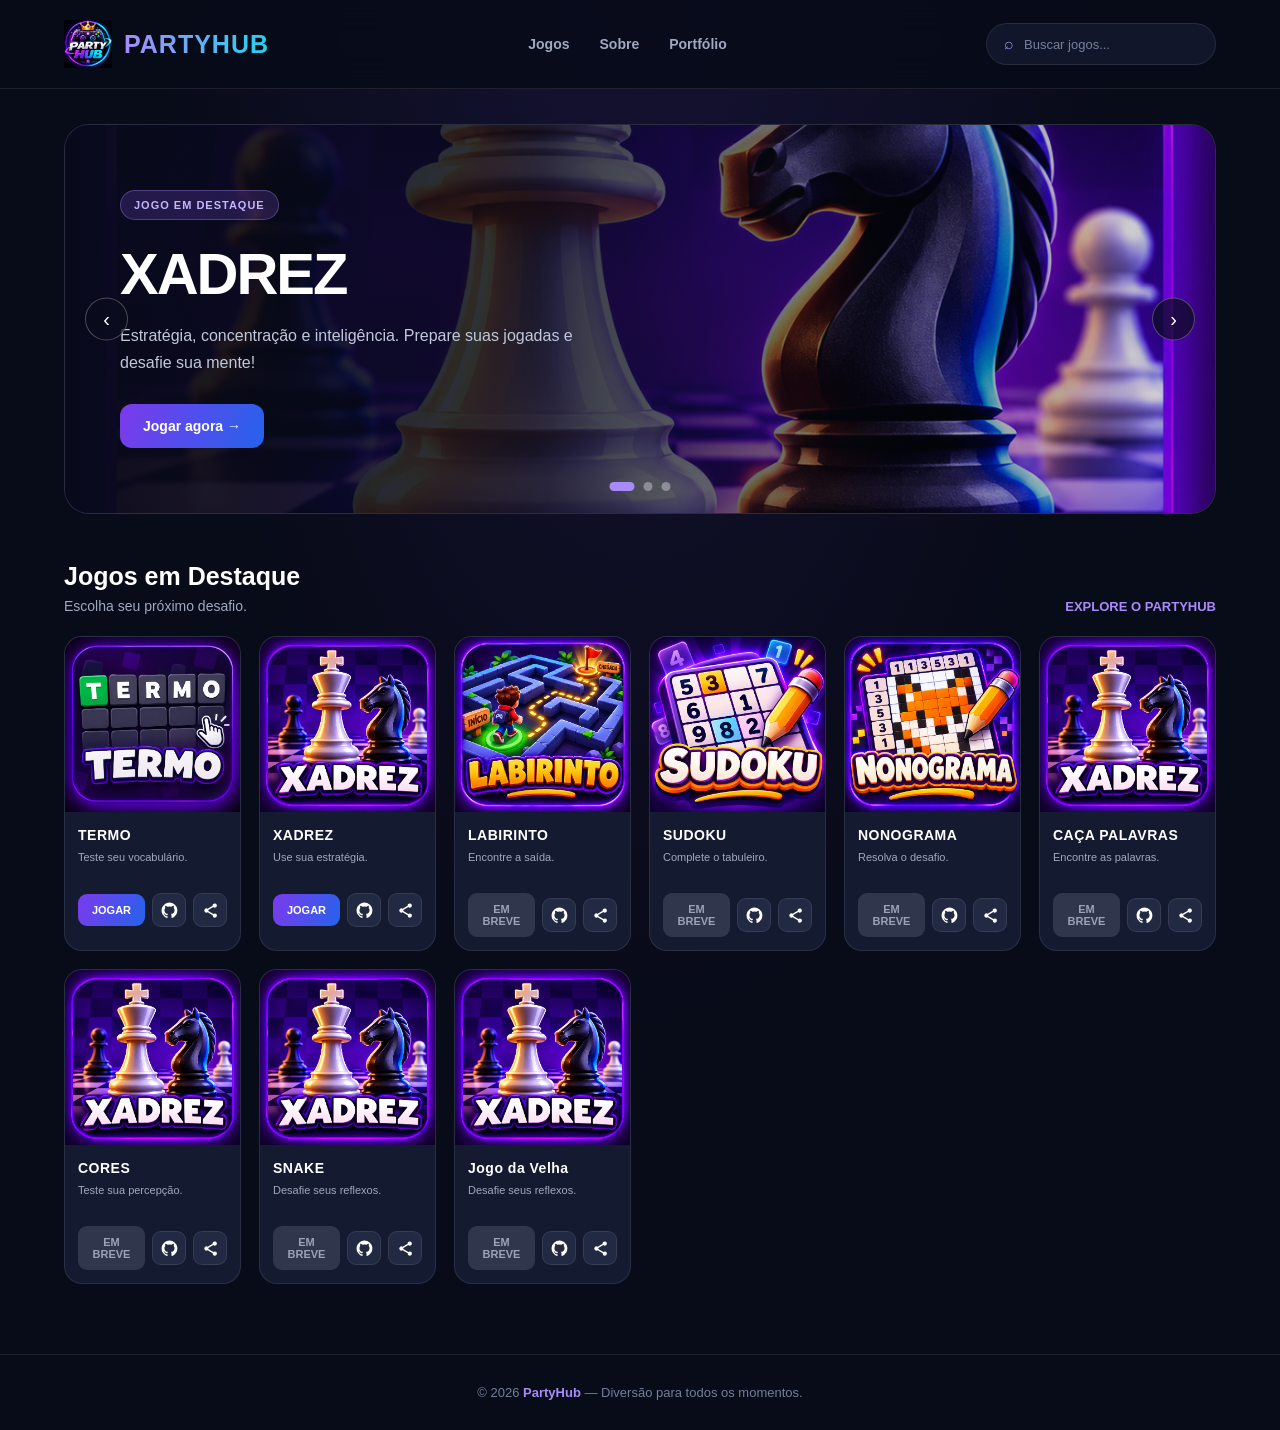
<file: hub/index.html>
<!DOCTYPE html>
<html lang="pt-BR">

<head>
    <meta charset="UTF-8">
    <meta name="viewport" content="width=device-width, initial-scale=1.0">
    <link rel="stylesheet" href="assets/css/style.css">
    <title>PartyHub | Central de Jogos</title>
        
</head>

<!-- CABEÇALHO -->
<div id="header"></div>

<body>
    <!-- ========================================
        CONTEÚDO PRINCIPAL
    ========================================= -->

    <main class="container">

        <!-- CARROSSEL -->

        <section class="hero" id="carrossel">

            <div class="hero-slide active"
                 style="background-image: url('assets/img/xadrez.png');">

                <div class="hero-content">
                    <span class="hero-tag">JOGO EM DESTAQUE</span>

                    <h1>XADREZ</h1>

                    <p>
                        Estratégia, concentração e inteligência.
                        Prepare suas jogadas e desafie sua mente!
                    </p>

                    <a href="jogos/projeto/xadrez.html"
                       class="hero-button">
                        Jogar agora →
                    </a>
                </div>

            </div>


            <div class="hero-slide"
                 style="background-image: url('assets/img/termo.png');">

                <div class="hero-content">
                    <span class="hero-tag">DESAFIO DE PALAVRAS</span>

                    <h1>TERMO</h1>

                    <p>
                        Descubra a palavra secreta em até seis tentativas.
                        Será que você consegue?
                    </p>

                    <a href="games/termo/index.html"
                       class="hero-button">
                        Jogar agora →
                    </a>
                </div>

            </div>


            <div class="hero-slide"
                 style="background-image: url('assets/img/labirinto.png');">

                <div class="hero-content">
                    <span class="hero-tag">DESAFIO DE LÓGICA</span>

                    <h1>LABIRINTO</h1>

                    <p>
                        Encontre a saída, supere os obstáculos
                        e teste sua capacidade de raciocínio.
                    </p>

                    <a href="#jogos" class="hero-button">
                        Explorar jogos →
                    </a>
                </div>

            </div>


            <button class="hero-arrow hero-prev"
                    id="anterior-slide"
                    aria-label="Slide anterior">
                ‹
            </button>

            <button class="hero-arrow hero-next"
                    id="proximo-slide"
                    aria-label="Próximo slide">
                ›
            </button>

            <div class="hero-indicators" id="indicadores"></div>

        </section>


        <!-- JOGOS -->

        <section id="jogos">

            <div class="section-heading">

                <div>
                    <h2>Jogos em Destaque</h2>
                    <p>Escolha seu próximo desafio.</p>
                </div>

                <span class="see-all">EXPLORE O PARTYHUB</span>

            </div>


            <div class="games-grid" id="grade-jogos">


                <!-- TERMO -->

                <article class="game-card" data-nome="termo">

                    <div class="game-image">
                        <img src="assets/img/termo.png" alt="Jogo TERMO">
                    </div>

                    <div class="game-info">
                        <h3>TERMO</h3>
                        <p>Teste seu vocabulário.</p>

                        <div class="game-actions">

                            <a href="games/termo/index.html"
                               class="play-button">
                                JOGAR
                            </a>

                            <a href="https://github.com/Jheex/PartyHub/tree/main/games/termo"
                               target="_blank"
                               rel="noopener noreferrer"
                               class="icon-button"
                               title="Ver código no GitHub"
                               aria-label="Ver código do TERMO no GitHub">
                                <svg viewBox="0 0 24 24">
                                    <path d="M12 .8a11.2 11.2 0 0 0-3.54 21.83c.56.1.76-.24.76-.54v-2.1c-3.1.67-3.76-1.32-3.76-1.32-.51-1.29-1.24-1.63-1.24-1.63-1.01-.69.08-.68.08-.68 1.12.08 1.71 1.15 1.71 1.15.99 1.7 2.59 1.21 3.22.92.1-.72.39-1.21.7-1.49-2.47-.28-5.07-1.24-5.07-5.51 0-1.22.44-2.22 1.15-3-.12-.28-.5-1.42.11-2.96 0 0 .94-.3 3.08 1.15a10.7 10.7 0 0 1 5.6 0c2.14-1.45 3.08-1.15 3.08-1.15.61 1.54.23 2.68.11 2.96.72.78 1.15 1.78 1.15 3 0 4.28-2.6 5.23-5.08 5.5.4.35.75 1.02.75 2.06v3.05c0 .3.2.65.77.54A11.2 11.2 0 0 0 12 .8z"/>
                                </svg>
                            </a>

                            <button class="icon-button share-button"
                                    title="Compartilhar TERMO"
                                    aria-label="Compartilhar TERMO"
                                    aria-expanded="false">
                                <svg viewBox="0 0 24 24">
                                    <path d="M18 16.08c-.76 0-1.44.3-1.96.77l-7.12-4.14a3.1 3.1 0 0 0 0-1.42l7.05-4.1a3 3 0 1 0-.94-1.74L8 9.55a3 3 0 1 0 0 4.9l7.12 4.16a3 3 0 1 0 2.88-2.53z"/>
                                </svg>
                            </button>

                        </div>

                        <div class="share-menu">
                            <a href="#" data-share="whatsapp">WhatsApp</a>
                            <a href="#" data-share="facebook">Facebook</a>
                            <a href="#" data-share="x">X / Twitter</a>
                            <button type="button" data-share="copy">Copiar link</button>
                        </div>

                    </div>

                </article>


                <!-- XADREZ -->

                <article class="game-card" data-nome="xadrez">

                    <div class="game-image">
                        <img src="assets/img/xadrez.png" alt="Jogo Xadrez">
                    </div>

                    <div class="game-info">
                        <h3>XADREZ</h3>
                        <p>Use sua estratégia.</p>

                        <div class="game-actions">

                            <a href="jogos/projeto/xadrez.html"
                               class="play-button">
                                JOGAR
                            </a>

                            <a href="https://github.com/SEU-USUARIO/SEU-REPOSITORIO"
                               target="_blank"
                               rel="noopener noreferrer"
                               class="icon-button"
                               title="Ver código no GitHub"
                               aria-label="Ver código do Xadrez no GitHub">
                                <svg viewBox="0 0 24 24">
                                    <path d="M12 .8a11.2 11.2 0 0 0-3.54 21.83c.56.1.76-.24.76-.54v-2.1c-3.1.67-3.76-1.32-3.76-1.32-.51-1.29-1.24-1.63-1.24-1.63-1.01-.69.08-.68.08-.68 1.12.08 1.71 1.15 1.71 1.15.99 1.7 2.59 1.21 3.22.92.1-.72.39-1.21.7-1.49-2.47-.28-5.07-1.24-5.07-5.51 0-1.22.44-2.22 1.15-3-.12-.28-.5-1.42.11-2.96 0 0 .94-.3 3.08 1.15a10.7 10.7 0 0 1 5.6 0c2.14-1.45 3.08-1.15 3.08-1.15.61 1.54.23 2.68.11 2.96.72.78 1.15 1.78 1.15 3 0 4.28-2.6 5.23-5.08 5.5.4.35.75 1.02.75 2.06v3.05c0 .3.2.65.77.54A11.2 11.2 0 0 0 12 .8z"/>
                                </svg>
                            </a>

                            <button class="icon-button share-button"
                                    title="Compartilhar Xadrez"
                                    aria-label="Compartilhar Xadrez"
                                    aria-expanded="false">
                                <svg viewBox="0 0 24 24">
                                    <path d="M18 16.08c-.76 0-1.44.3-1.96.77l-7.12-4.14a3.1 3.1 0 0 0 0-1.42l7.05-4.1a3 3 0 1 0-.94-1.74L8 9.55a3 3 0 1 0 0 4.9l7.12 4.16a3 3 0 1 0 2.88-2.53z"/>
                                </svg>
                            </button>

                        </div>

                        <div class="share-menu">
                            <a href="#" data-share="whatsapp">WhatsApp</a>
                            <a href="#" data-share="facebook">Facebook</a>
                            <a href="#" data-share="x">X / Twitter</a>
                            <button type="button" data-share="copy">Copiar link</button>
                        </div>

                    </div>

                </article>


                <!-- LABIRINTO -->

                <article class="game-card" data-nome="labirinto">

                    <div class="game-image">
                        <img src="assets/img/labirinto.png" alt="Jogo Labirinto">
                    </div>

                    <div class="game-info">
                        <h3>LABIRINTO</h3>
                        <p>Encontre a saída.</p>

                        <div class="game-actions">

                            <button class="play-button disabled" disabled>
                                EM BREVE
                            </button>

                            <a href="https://github.com/SEU-USUARIO/SEU-REPOSITORIO"
                               target="_blank"
                               rel="noopener noreferrer"
                               class="icon-button"
                               title="Ver código no GitHub"
                               aria-label="Ver código do Labirinto no GitHub">
                                <svg viewBox="0 0 24 24">
                                    <path d="M12 .8a11.2 11.2 0 0 0-3.54 21.83c.56.1.76-.24.76-.54v-2.1c-3.1.67-3.76-1.32-3.76-1.32-.51-1.29-1.24-1.63-1.24-1.63-1.01-.69.08-.68.08-.68 1.12.08 1.71 1.15 1.71 1.15.99 1.7 2.59 1.21 3.22.92.1-.72.39-1.21.7-1.49-2.47-.28-5.07-1.24-5.07-5.51 0-1.22.44-2.22 1.15-3-.12-.28-.5-1.42.11-2.96 0 0 .94-.3 3.08 1.15a10.7 10.7 0 0 1 5.6 0c2.14-1.45 3.08-1.15 3.08-1.15.61 1.54.23 2.68.11 2.96.72.78 1.15 1.78 1.15 3 0 4.28-2.6 5.23-5.08 5.5.4.35.75 1.02.75 2.06v3.05c0 .3.2.65.77.54A11.2 11.2 0 0 0 12 .8z"/>
                                </svg>
                            </a>

                            <button class="icon-button share-button"
                                    title="Compartilhar Labirinto"
                                    aria-label="Compartilhar Labirinto"
                                    aria-expanded="false">
                                <svg viewBox="0 0 24 24">
                                    <path d="M18 16.08c-.76 0-1.44.3-1.96.77l-7.12-4.14a3.1 3.1 0 0 0 0-1.42l7.05-4.1a3 3 0 1 0-.94-1.74L8 9.55a3 3 0 1 0 0 4.9l7.12 4.16a3 3 0 1 0 2.88-2.53z"/>
                                </svg>
                            </button>

                        </div>

                        <div class="share-menu">
                            <a href="#" data-share="whatsapp">WhatsApp</a>
                            <a href="#" data-share="facebook">Facebook</a>
                            <a href="#" data-share="x">X / Twitter</a>
                            <button type="button" data-share="copy">Copiar link</button>
                        </div>

                    </div>

                </article>


                <!-- SUDOKU -->

                <article class="game-card" data-nome="sudoku">

                    <div class="game-image">
                        <img src="assets/img/sudoku.png" alt="Jogo Sudoku">
                    </div>

                    <div class="game-info">
                        <h3>SUDOKU</h3>
                        <p>Complete o tabuleiro.</p>

                        <div class="game-actions">

                            <button class="play-button disabled" disabled>
                                EM BREVE
                            </button>

                            <a href="https://github.com/SEU-USUARIO/SEU-REPOSITORIO"
                               target="_blank"
                               rel="noopener noreferrer"
                               class="icon-button"
                               title="Ver código no GitHub"
                               aria-label="Ver código do Sudoku no GitHub">
                                <svg viewBox="0 0 24 24">
                                    <path d="M12 .8a11.2 11.2 0 0 0-3.54 21.83c.56.1.76-.24.76-.54v-2.1c-3.1.67-3.76-1.32-3.76-1.32-.51-1.29-1.24-1.63-1.24-1.63-1.01-.69.08-.68.08-.68 1.12.08 1.71 1.15 1.71 1.15.99 1.7 2.59 1.21 3.22.92.1-.72.39-1.21.7-1.49-2.47-.28-5.07-1.24-5.07-5.51 0-1.22.44-2.22 1.15-3-.12-.28-.5-1.42.11-2.96 0 0 .94-.3 3.08 1.15a10.7 10.7 0 0 1 5.6 0c2.14-1.45 3.08-1.15 3.08-1.15.61 1.54.23 2.68.11 2.96.72.78 1.15 1.78 1.15 3 0 4.28-2.6 5.23-5.08 5.5.4.35.75 1.02.75 2.06v3.05c0 .3.2.65.77.54A11.2 11.2 0 0 0 12 .8z"/>
                                </svg>
                            </a>

                            <button class="icon-button share-button"
                                    title="Compartilhar Sudoku"
                                    aria-label="Compartilhar Sudoku"
                                    aria-expanded="false">
                                <svg viewBox="0 0 24 24">
                                    <path d="M18 16.08c-.76 0-1.44.3-1.96.77l-7.12-4.14a3.1 3.1 0 0 0 0-1.42l7.05-4.1a3 3 0 1 0-.94-1.74L8 9.55a3 3 0 1 0 0 4.9l7.12 4.16a3 3 0 1 0 2.88-2.53z"/>
                                </svg>
                            </button>

                        </div>

                        <div class="share-menu">
                            <a href="#" data-share="whatsapp">WhatsApp</a>
                            <a href="#" data-share="facebook">Facebook</a>
                            <a href="#" data-share="x">X / Twitter</a>
                            <button type="button" data-share="copy">Copiar link</button>
                        </div>

                    </div>

                </article>


                <!-- NONOGRAMA -->

                <article class="game-card" data-nome="nonograma">

                    <div class="game-image">
                        <img src="assets/img/nonograma.png" alt="Jogo Nonograma">
                    </div>

                    <div class="game-info">
                        <h3>NONOGRAMA</h3>
                        <p>Resolva o desafio.</p>

                        <div class="game-actions">

                            <button class="play-button disabled" disabled>
                                EM BREVE
                            </button>

                            <a href="https://github.com/SEU-USUARIO/SEU-REPOSITORIO"
                               target="_blank"
                               rel="noopener noreferrer"
                               class="icon-button"
                               title="Ver código no GitHub"
                               aria-label="Ver código do Nonograma no GitHub">
                                <svg viewBox="0 0 24 24">
                                    <path d="M12 .8a11.2 11.2 0 0 0-3.54 21.83c.56.1.76-.24.76-.54v-2.1c-3.1.67-3.76-1.32-3.76-1.32-.51-1.29-1.24-1.63-1.24-1.63-1.01-.69.08-.68.08-.68 1.12.08 1.71 1.15 1.71 1.15.99 1.7 2.59 1.21 3.22.92.1-.72.39-1.21.7-1.49-2.47-.28-5.07-1.24-5.07-5.51 0-1.22.44-2.22 1.15-3-.12-.28-.5-1.42.11-2.96 0 0 .94-.3 3.08 1.15a10.7 10.7 0 0 1 5.6 0c2.14-1.45 3.08-1.15 3.08-1.15.61 1.54.23 2.68.11 2.96.72.78 1.15 1.78 1.15 3 0 4.28-2.6 5.23-5.08 5.5.4.35.75 1.02.75 2.06v3.05c0 .3.2.65.77.54A11.2 11.2 0 0 0 12 .8z"/>
                                </svg>
                            </a>

                            <button class="icon-button share-button"
                                    title="Compartilhar Nonograma"
                                    aria-label="Compartilhar Nonograma"
                                    aria-expanded="false">
                                <svg viewBox="0 0 24 24">
                                    <path d="M18 16.08c-.76 0-1.44.3-1.96.77l-7.12-4.14a3.1 3.1 0 0 0 0-1.42l7.05-4.1a3 3 0 1 0-.94-1.74L8 9.55a3 3 0 1 0 0 4.9l7.12 4.16a3 3 0 1 0 2.88-2.53z"/>
                                </svg>
                            </button>

                        </div>

                        <div class="share-menu">
                            <a href="#" data-share="whatsapp">WhatsApp</a>
                            <a href="#" data-share="facebook">Facebook</a>
                            <a href="#" data-share="x">X / Twitter</a>
                            <button type="button" data-share="copy">Copiar link</button>
                        </div>

                    </div>

                </article>


                <!-- CAÇA PALAVRAS -->

                <article class="game-card" data-nome="caça palavras">

                    <div class="game-image">
                        <img src="assets/img/cacapalavras.png" alt="Jogo Caça Palavras">
                    </div>

                    <div class="game-info">
                        <h3>CAÇA PALAVRAS</h3>
                        <p>Encontre as palavras.</p>

                        <div class="game-actions">

                            <button class="play-button disabled" disabled>
                                EM BREVE
                            </button>

                            <a href="https://github.com/SEU-USUARIO/SEU-REPOSITORIO"
                               target="_blank"
                               rel="noopener noreferrer"
                               class="icon-button"
                               title="Ver código no GitHub"
                               aria-label="Ver código do Caça Palavras no GitHub">
                                <svg viewBox="0 0 24 24">
                                    <path d="M12 .8a11.2 11.2 0 0 0-3.54 21.83c.56.1.76-.24.76-.54v-2.1c-3.1.67-3.76-1.32-3.76-1.32-.51-1.29-1.24-1.63-1.24-1.63-1.01-.69.08-.68.08-.68 1.12.08 1.71 1.15 1.71 1.15.99 1.7 2.59 1.21 3.22.92.1-.72.39-1.21.7-1.49-2.47-.28-5.07-1.24-5.07-5.51 0-1.22.44-2.22 1.15-3-.12-.28-.5-1.42.11-2.96 0 0 .94-.3 3.08 1.15a10.7 10.7 0 0 1 5.6 0c2.14-1.45 3.08-1.15 3.08-1.15.61 1.54.23 2.68.11 2.96.72.78 1.15 1.78 1.15 3 0 4.28-2.6 5.23-5.08 5.5.4.35.75 1.02.75 2.06v3.05c0 .3.2.65.77.54A11.2 11.2 0 0 0 12 .8z"/>
                                </svg>
                            </a>

                            <button class="icon-button share-button"
                                    title="Compartilhar Caça Palavras"
                                    aria-label="Compartilhar Caça Palavras"
                                    aria-expanded="false">
                                <svg viewBox="0 0 24 24">
                                    <path d="M18 16.08c-.76 0-1.44.3-1.96.77l-7.12-4.14a3.1 3.1 0 0 0 0-1.42l7.05-4.1a3 3 0 1 0-.94-1.74L8 9.55a3 3 0 1 0 0 4.9l7.12 4.16a3 3 0 1 0 2.88-2.53z"/>
                                </svg>
                            </button>

                        </div>

                        <div class="share-menu">
                            <a href="#" data-share="whatsapp">WhatsApp</a>
                            <a href="#" data-share="facebook">Facebook</a>
                            <a href="#" data-share="x">X / Twitter</a>
                            <button type="button" data-share="copy">Copiar link</button>
                        </div>

                    </div>

                </article>


                <!-- CORES -->

                <article class="game-card" data-nome="cores">

                    <div class="game-image">
                        <img src="assets/img/cores.png" alt="Jogo Cores">
                    </div>

                    <div class="game-info">
                        <h3>CORES</h3>
                        <p>Teste sua percepção.</p>

                        <div class="game-actions">

                            <button class="play-button disabled" disabled>
                                EM BREVE
                            </button>

                            <a href="https://github.com/SEU-USUARIO/SEU-REPOSITORIO"
                               target="_blank"
                               rel="noopener noreferrer"
                               class="icon-button"
                               title="Ver código no GitHub"
                               aria-label="Ver código de Cores no GitHub">
                                <svg viewBox="0 0 24 24">
                                    <path d="M12 .8a11.2 11.2 0 0 0-3.54 21.83c.56.1.76-.24.76-.54v-2.1c-3.1.67-3.76-1.32-3.76-1.32-.51-1.29-1.24-1.63-1.24-1.63-1.01-.69.08-.68.08-.68 1.12.08 1.71 1.15 1.71 1.15.99 1.7 2.59 1.21 3.22.92.1-.72.39-1.21.7-1.49-2.47-.28-5.07-1.24-5.07-5.51 0-1.22.44-2.22 1.15-3-.12-.28-.5-1.42.11-2.96 0 0 .94-.3 3.08 1.15a10.7 10.7 0 0 1 5.6 0c2.14-1.45 3.08-1.15 3.08-1.15.61 1.54.23 2.68.11 2.96.72.78 1.15 1.78 1.15 3 0 4.28-2.6 5.23-5.08 5.5.4.35.75 1.02.75 2.06v3.05c0 .3.2.65.77.54A11.2 11.2 0 0 0 12 .8z"/>
                                </svg>
                            </a>

                            <button class="icon-button share-button"
                                    title="Compartilhar Cores"
                                    aria-label="Compartilhar Cores"
                                    aria-expanded="false">
                                <svg viewBox="0 0 24 24">
                                    <path d="M18 16.08c-.76 0-1.44.3-1.96.77l-7.12-4.14a3.1 3.1 0 0 0 0-1.42l7.05-4.1a3 3 0 1 0-.94-1.74L8 9.55a3 3 0 1 0 0 4.9l7.12 4.16a3 3 0 1 0 2.88-2.53z"/>
                                </svg>
                            </button>

                        </div>

                        <div class="share-menu">
                            <a href="#" data-share="whatsapp">WhatsApp</a>
                            <a href="#" data-share="facebook">Facebook</a>
                            <a href="#" data-share="x">X / Twitter</a>
                            <button type="button" data-share="copy">Copiar link</button>
                        </div>

                    </div>

                </article>


                <!-- SNAKE -->

                <article class="game-card" data-nome="snake">

                    <div class="game-image">
                        <img src="assets/img/snake.png" alt="Jogo Snake">
                    </div>

                    <div class="game-info">
                        <h3>SNAKE</h3>
                        <p>Desafie seus reflexos.</p>

                        <div class="game-actions">

                            <button class="play-button disabled" disabled>
                                EM BREVE
                            </button>

                            <a href="https://github.com/SEU-USUARIO/SEU-REPOSITORIO"
                               target="_blank"
                               rel="noopener noreferrer"
                               class="icon-button"
                               title="Ver código no GitHub"
                               aria-label="Ver código do Snake no GitHub">
                                <svg viewBox="0 0 24 24">
                                    <path d="M12 .8a11.2 11.2 0 0 0-3.54 21.83c.56.1.76-.24.76-.54v-2.1c-3.1.67-3.76-1.32-3.76-1.32-.51-1.29-1.24-1.63-1.24-1.63-1.01-.69.08-.68.08-.68 1.12.08 1.71 1.15 1.71 1.15.99 1.7 2.59 1.21 3.22.92.1-.72.39-1.21.7-1.49-2.47-.28-5.07-1.24-5.07-5.51 0-1.22.44-2.22 1.15-3-.12-.28-.5-1.42.11-2.96 0 0 .94-.3 3.08 1.15a10.7 10.7 0 0 1 5.6 0c2.14-1.45 3.08-1.15 3.08-1.15.61 1.54.23 2.68.11 2.96.72.78 1.15 1.78 1.15 3 0 4.28-2.6 5.23-5.08 5.5.4.35.75 1.02.75 2.06v3.05c0 .3.2.65.77.54A11.2 11.2 0 0 0 12 .8z"/>
                                </svg>
                            </a>

                            <button class="icon-button share-button"
                                    title="Compartilhar Snake"
                                    aria-label="Compartilhar Snake"
                                    aria-expanded="false">
                                <svg viewBox="0 0 24 24">
                                    <path d="M18 16.08c-.76 0-1.44.3-1.96.77l-7.12-4.14a3.1 3.1 0 0 0 0-1.42l7.05-4.1a3 3 0 1 0-.94-1.74L8 9.55a3 3 0 1 0 0 4.9l7.12 4.16a3 3 0 1 0 2.88-2.53z"/>
                                </svg>
                            </button>

                        </div>

                        <div class="share-menu">
                            <a href="#" data-share="whatsapp">WhatsApp</a>
                            <a href="#" data-share="facebook">Facebook</a>
                            <a href="#" data-share="x">X / Twitter</a>
                            <button type="button" data-share="copy">Copiar link</button>
                        </div>
                    </div>
                </article>
                
                <!-- JOGO DA VELHA -->

                <article class="game-card" data-nome="snake">

                    <div class="game-image">
                        <img src="assets/img/jogodavelha.png" alt="Jogo da Velha">
                    </div>

                    <div class="game-info">
                        <h3>Jogo da Velha</h3>
                        <p>Desafie seus reflexos.</p>

                        <div class="game-actions">

                            <button class="play-button disabled" disabled>
                                EM BREVE
                            </button>

                            <a href="https://github.com/SEU-USUARIO/SEU-REPOSITORIO"
                               target="_blank"
                               rel="noopener noreferrer"
                               class="icon-button"
                               title="Ver código no GitHub"
                               aria-label="Ver código do jogo da velha no GitHub">
                                <svg viewBox="0 0 24 24">
                                    <path d="M12 .8a11.2 11.2 0 0 0-3.54 21.83c.56.1.76-.24.76-.54v-2.1c-3.1.67-3.76-1.32-3.76-1.32-.51-1.29-1.24-1.63-1.24-1.63-1.01-.69.08-.68.08-.68 1.12.08 1.71 1.15 1.71 1.15.99 1.7 2.59 1.21 3.22.92.1-.72.39-1.21.7-1.49-2.47-.28-5.07-1.24-5.07-5.51 0-1.22.44-2.22 1.15-3-.12-.28-.5-1.42.11-2.96 0 0 .94-.3 3.08 1.15a10.7 10.7 0 0 1 5.6 0c2.14-1.45 3.08-1.15 3.08-1.15.61 1.54.23 2.68.11 2.96.72.78 1.15 1.78 1.15 3 0 4.28-2.6 5.23-5.08 5.5.4.35.75 1.02.75 2.06v3.05c0 .3.2.65.77.54A11.2 11.2 0 0 0 12 .8z"/>
                                </svg>
                            </a>

                            <button class="icon-button share-button"
                                    title="Compartilhar Snake"
                                    aria-label="Compartilhar Snake"
                                    aria-expanded="false">
                                <svg viewBox="0 0 24 24">
                                    <path d="M18 16.08c-.76 0-1.44.3-1.96.77l-7.12-4.14a3.1 3.1 0 0 0 0-1.42l7.05-4.1a3 3 0 1 0-.94-1.74L8 9.55a3 3 0 1 0 0 4.9l7.12 4.16a3 3 0 1 0 2.88-2.53z"/>
                                </svg>
                            </button>

                        </div>

                        <div class="share-menu">
                            <a href="#" data-share="whatsapp">WhatsApp</a>
                            <a href="#" data-share="facebook">Facebook</a>
                            <a href="#" data-share="x">X / Twitter</a>
                            <button type="button" data-share="copy">Copiar link</button>
                        </div>
                    </div>
                </article>


            </div>
        </section>
    </main>

    <!-- RODAPÉ -->
    <div id="footer"></div>

    <script src="assets/js/script.js"></script>
    <script src="assets/js/componentes.js"></script>
   
</body>
</html>
</file>
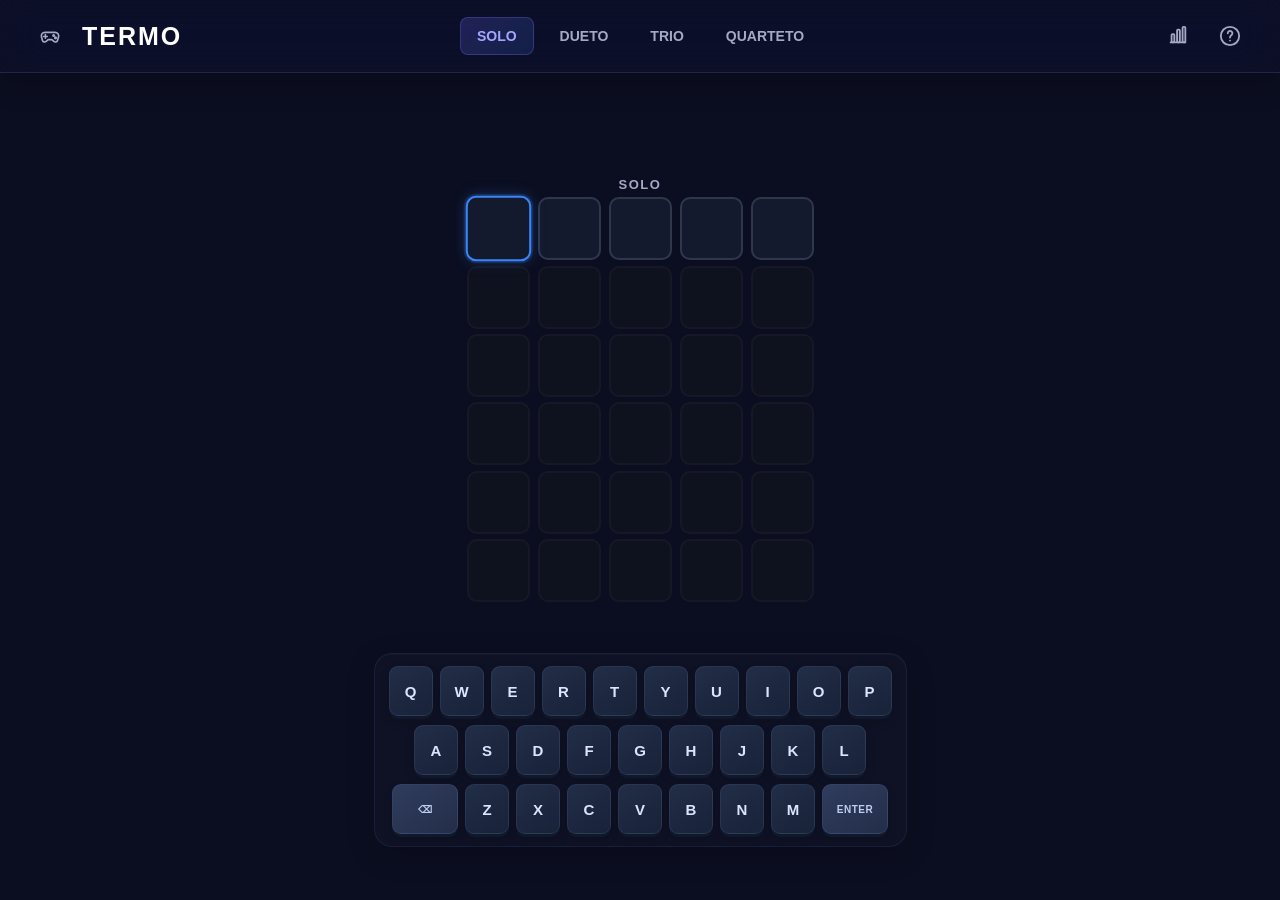
<file: games/termo/index.html>
<!DOCTYPE html>
<html lang="pt-BR">

<head>
    <meta charset="UTF-8">
    <meta name="viewport" content="width=device-width, initial-scale=1.0">
    <title>Termo</title>
    <link rel="stylesheet" href="css/style.css">
</head>

<body>

    <header class="site-header">
        <nav class="navbar">

            <!-- ESQUERDA -->
            <div class="header-left">

                <!-- VOLTAR PARA OS JOGOS -->
                <a href="../../index.html"
                   class="icon-button"
                   title="Voltar aos jogos"
                   aria-label="Voltar para a página inicial">

                    <svg viewBox="0 0 24 24" width="28" height="28"
                         fill="none" stroke="currentColor"
                         stroke-width="1.8" stroke-linecap="round"
                         stroke-linejoin="round">

                        <!-- Corpo do controle -->
                        <path d="M6.5 8h11a4 4 0 0 1 3.8 5.2l-1 3.5a2.5 2.5 0 0 1-4.1 1.2L14 16H10l-2.2 1.9a2.5 2.5 0 0 1-4.1-1.2l-1-3.5A4 4 0 0 1 6.5 8Z"/>

                        <!-- Direcional -->
                        <path d="M7 10.5v4"/>
                        <path d="M5 12.5h4"/>

                        <!-- Botões -->
                        <circle cx="16" cy="11.5" r="0.8" fill="currentColor"/>
                        <circle cx="18" cy="14" r="0.8" fill="currentColor"/>
                    </svg>
                </a>

                <a href="#" class="logo">TERMO</a>
            </div>

            <!-- CENTRO -->
            <div class="nav-links">
                <button class="mode-button active" data-mode="solo">SOLO</button>
                <button class="mode-button" data-mode="dueto">DUETO</button>
                <button class="mode-button" data-mode="trio">TRIO</button>
                <button class="mode-button" data-mode="quarteto">QUARTETO</button>
            </div>

            <!-- DIREITA -->
            <div class="header-actions">

                <!-- ESTATÍSTICAS -->
                <button class="icon-button" id="btn-estatisticas" title="Estatísticas">

                    <svg viewBox="0 0 24 24" width="22" height="22"
                         fill="none" stroke="currentColor"
                         stroke-width="2" stroke-linecap="round"
                         stroke-linejoin="round">

                        <line x1="4" y1="19" x2="20" y2="19"/>
                        <rect x="5" y="10" width="3" height="9" rx="1"/>
                        <rect x="11" y="5" width="3" height="14" rx="1"/>
                        <rect x="17" y="2" width="3" height="17" rx="1"/>

                    </svg>

                </button>

                <!-- COMO JOGAR -->
                <button class="icon-button"
                        id="btn-como-jogar"
                        title="Como jogar">

                    <svg viewBox="0 0 24 24" width="22" height="22"
                         fill="none" stroke="currentColor"
                         stroke-width="2" stroke-linecap="round"
                         stroke-linejoin="round">

                        <circle cx="12" cy="12" r="10"/>
                        <path d="M9.6 9a2.5 2.5 0 1 1 4.3 1.7c-1.1 1.1-1.9 1.4-1.9 3"/>
                        <line x1="12" y1="17" x2="12.01" y2="17"/>

                    </svg>

                </button>

            </div>

        </nav>
    </header>

    <!-- ÁREA DO JOGO -->
    <main id="tabuleiro">
        <div id="mensagem" class="mensagem"></div>
        <div class="container" id="game-board"></div>
        <div id="teclado" class="teclado"></div>
    </main>

    <!-- MODAL DE RESULTADO -->
    <div id="modal-resultado" class="modal-overlay">

        <div class="modal-conteudo">

            <button id="fechar-modal" class="modal-fechar" title="Fechar">
                &times;
            </button>

            <div id="modal-icone" class="modal-icone"></div>

            <h2 id="modal-titulo">Fim de jogo!</h2>

            <p id="modal-descricao"></p>

            <div id="respostas-jogo" class="respostas-jogo"></div>

        <button id="btn-compartilhar" class="btn-compartilhar">
            COMPARTILHAR RESULTADO
        </button>

        <button id="btn-jogar-novamente" class="btn-jogar-novamente">
            JOGAR NOVAMENTE
        </button>

        </div>

    </div>

    <!-- Pop-Up de aviso de palavra não aceitavél -->
    <div id="aviso-popup" class="aviso-popup">
        <span class="aviso-icone">!</span>
        <span id="aviso-texto"></span>
    </div>

    <!-- MODAL DE ESTATÍSTICAS -->
    <div class="modal-info-overlay" id="modal-estatisticas">
        <div class="modal-info">
            <div class="modal-info-header">
                <div>
                    <h2>ESTATÍSTICAS</h2>
                    <p>Acompanhe seu desempenho no TERMO.</p>
                </div>

                <button class="fechar-modal-info" data-fechar-modal="modal-estatisticas">
                    &times;
                </button>
            </div>

            <div class="estatisticas-modos" id="estatisticas-modos">
                <button class="estatistica-modo ativo" data-modo="solo">SOLO</button>
                <button class="estatistica-modo" data-modo="dueto">DUETO</button>
                <button class="estatistica-modo" data-modo="trio">TRIO</button>
                <button class="estatistica-modo" data-modo="quarteto">QUARTETO</button>
            </div>

            <div id="conteudo-estatisticas"></div>
        </div>
    </div>

    <!-- MODAL COMO JOGAR -->
    <div class="modal-info-overlay" id="modal-como-jogar">
        <div class="modal-info">
            <div class="modal-info-header">
                <div>
                    <h2>COMO JOGAR</h2>
                    <p>Aprenda as regras e descubra como jogar.</p>
                </div>

                <button class="fechar-modal-info" data-fechar-modal="modal-como-jogar">
                    &times;
                </button>
            </div>

            <div class="como-jogar-conteudo">

                <section class="como-jogar-secao">
                    <h3><span>01</span> O objetivo</h3>
                    <p>
                        Descubra a palavra secreta de cinco letras.
                        Você precisa acertar a palavra dentro do número
                        de tentativas disponíveis.
                    </p>
                </section>

                <section class="como-jogar-secao">
                    <h3><span>02</span> Escolha seu modo</h3>

                    <div class="regras-modos">
                        <div><strong>SOLO</strong><span>1 palavra · 6 tentativas</span></div>
                        <div><strong>DUETO</strong><span>2 palavras · 7 tentativas</span></div>
                        <div><strong>TRIO</strong><span>3 palavras · 8 tentativas</span></div>
                        <div><strong>QUARTETO</strong><span>4 palavras · 9 tentativas</span></div>
                    </div>

                    <p>
                        Nos modos com mais de uma palavra, cada tentativa
                        é avaliada em todos os tabuleiros ao mesmo tempo.
                    </p>
                </section>

                <section class="como-jogar-secao">
                    <h3><span>03</span> Entenda as cores</h3>

                    <div class="exemplos-cores">
                        <div class="exemplo-cor">
                            <span class="bloco-cor correto">A</span>
                            <div>
                                <strong>Verde</strong>
                                <p>Letra correta na posição correta.</p>
                            </div>
                        </div>

                        <div class="exemplo-cor">
                            <span class="bloco-cor presente">A</span>
                            <div>
                                <strong>Amarelo</strong>
                                <p>A letra existe, mas está em outra posição.</p>
                            </div>
                        </div>

                        <div class="exemplo-cor">
                            <span class="bloco-cor ausente">A</span>
                            <div>
                                <strong>Cinza</strong>
                                <p>A letra não faz parte da palavra.</p>
                            </div>
                        </div>
                    </div>
                </section>

                <section class="como-jogar-secao">
                    <h3><span>04</span> Como digitar</h3>
                    <p>
                        Use o teclado do computador ou clique nas letras
                        do teclado virtual. Pressione ENTER para confirmar
                        sua tentativa e BACKSPACE para apagar uma letra.
                    </p>
                </section>

            </div>
        </div>
    </div>

    <script src="js/palavras.js"></script>
    <script src="js/dicionario.js"></script>
    <script src="js/script.js"></script>

</body>
</html>
</file>
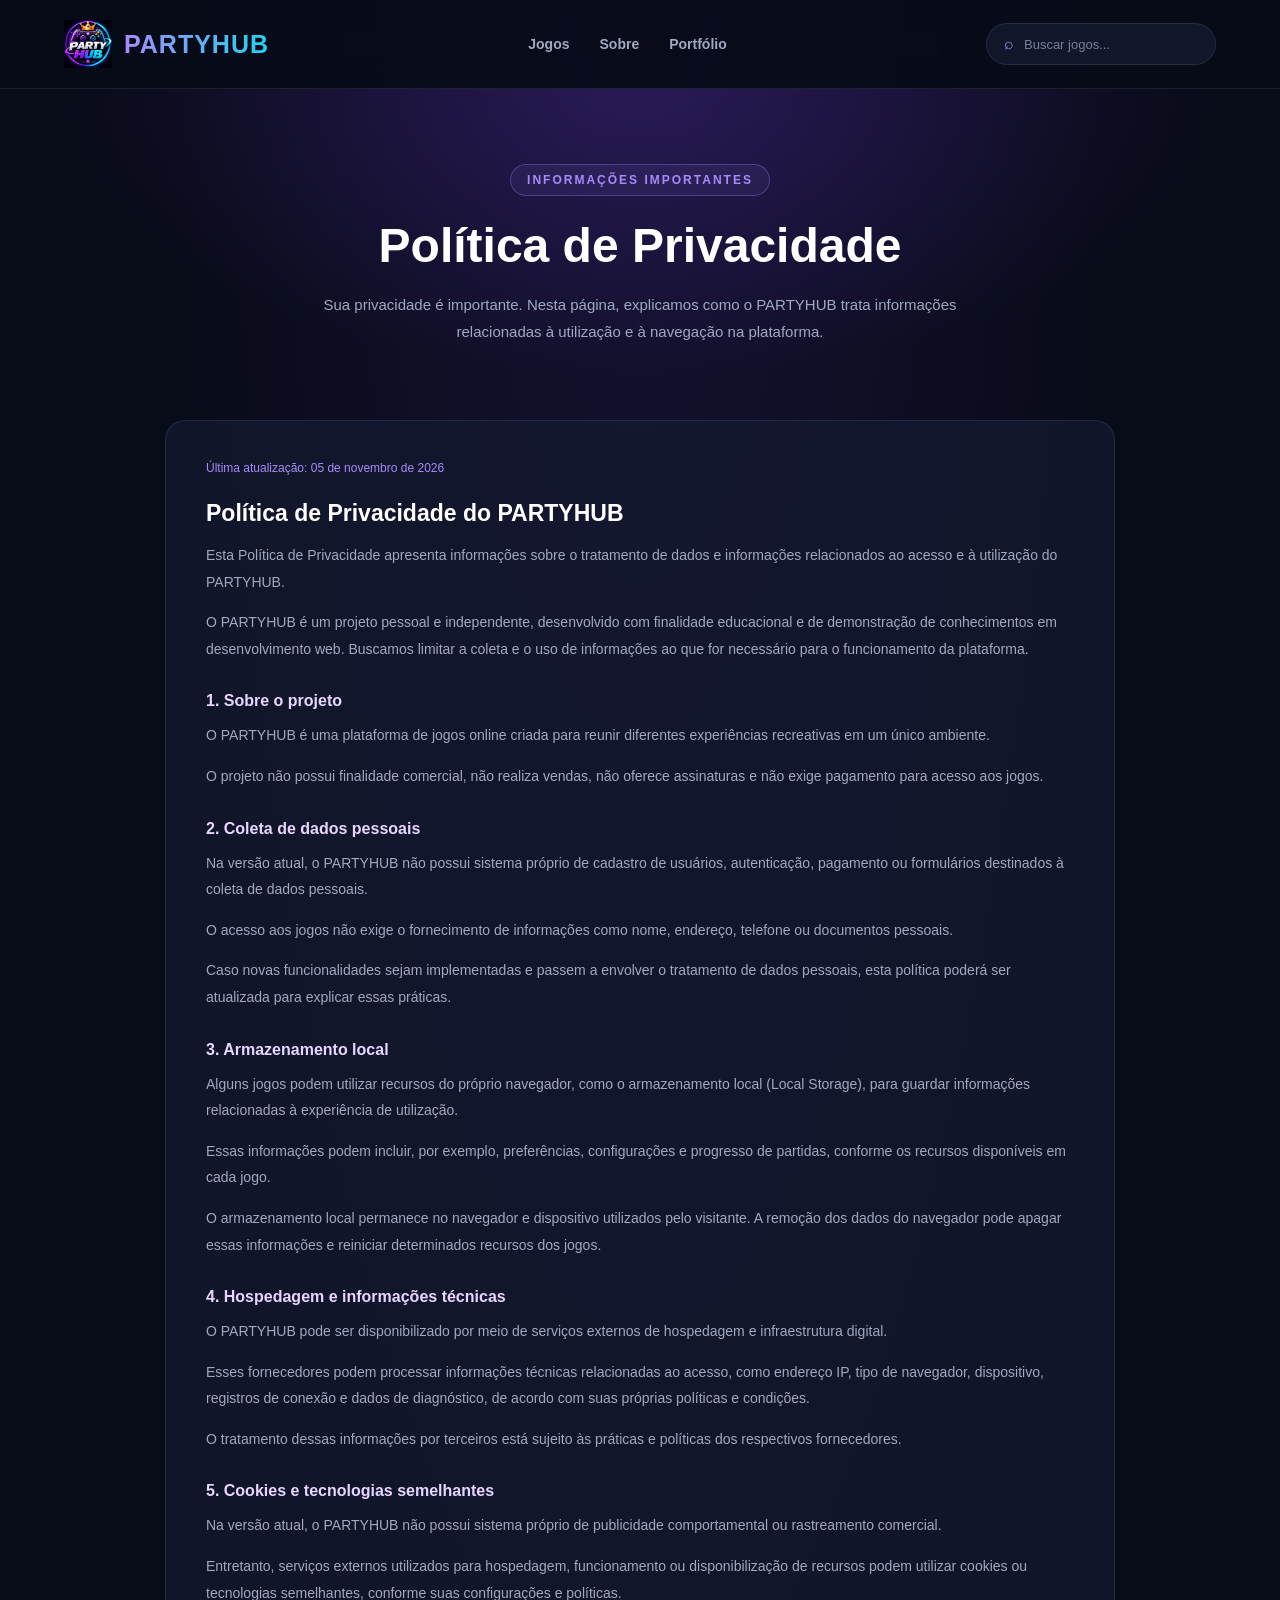
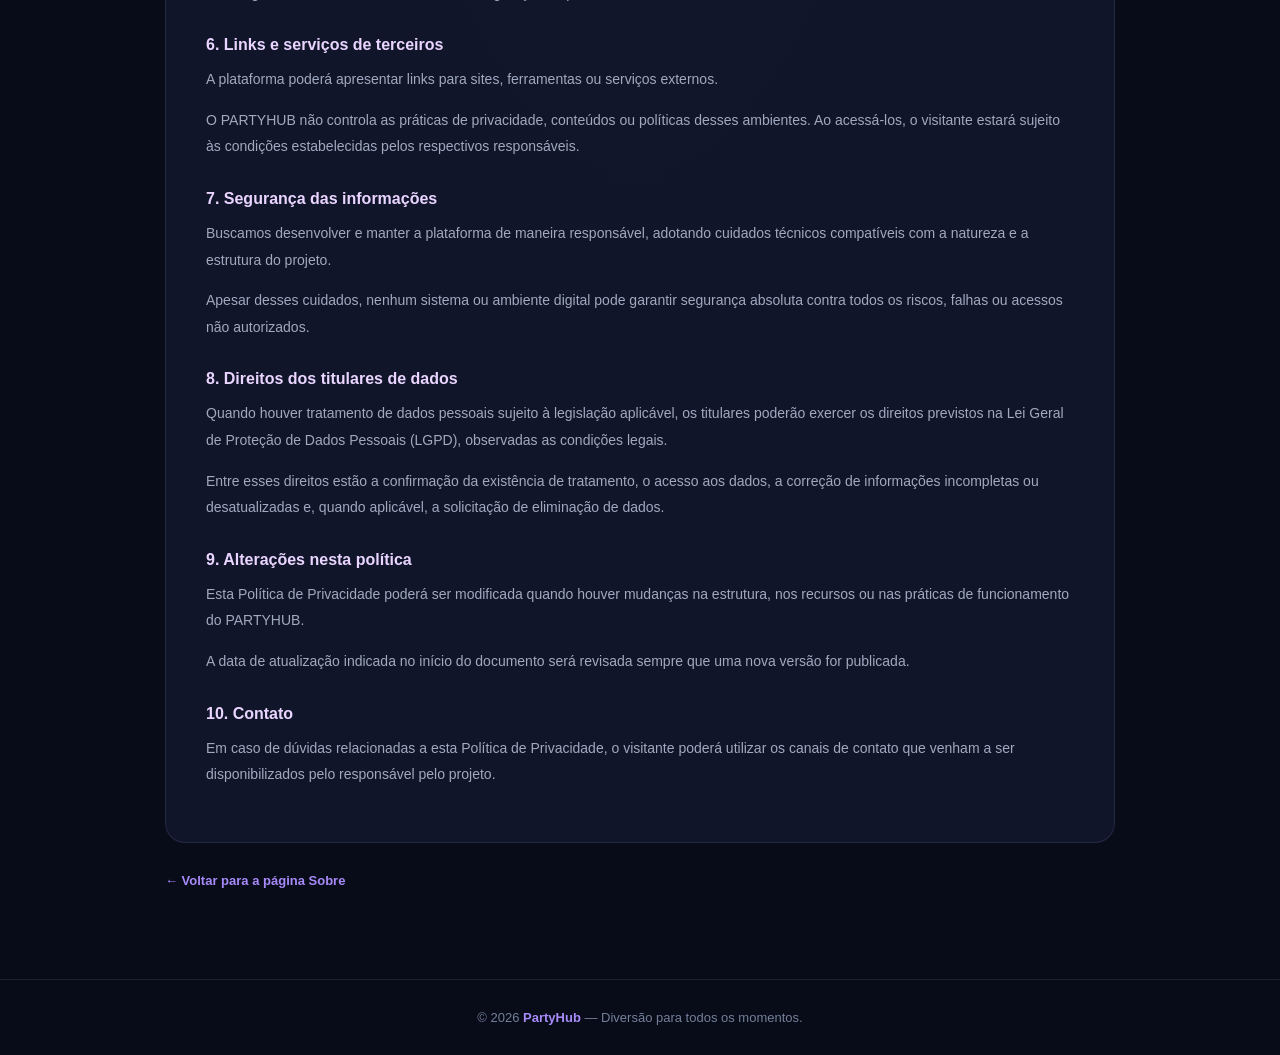
<file: hub/politicas.html>
<!DOCTYPE html>
<html lang="pt-BR">

<head>
    <meta charset="UTF-8">
    <meta name="viewport" content="width=device-width, initial-scale=1.0">

    <meta name="description" content="Conheça a Política de Privacidade do PARTYHUB e saiba como a plataforma trata informações relacionadas à navegação.">

    <title>Política de Privacidade | PARTYHUB</title>

    <link rel="stylesheet" href="assets/css/style.css">

    <style>
        .legal-hero {
            padding: 75px 20px 55px;
            text-align: center;
            background:
                radial-gradient(ellipse at 50% 0%, rgba(124, 58, 237, 0.20), transparent 65%);
        }

        .legal-hero .tag {
            display: inline-block;
            padding: 8px 16px;
            border: 1px solid rgba(167, 139, 250, 0.3);
            background: rgba(167, 139, 250, 0.08);
            border-radius: 30px;
            color: #A78BFA;
            font-size: 12px;
            font-weight: 700;
            letter-spacing: 2px;
            margin-bottom: 22px;
        }

        .legal-hero h1 {
            font-size: clamp(32px, 5vw, 48px);
            margin-bottom: 18px;
        }

        .legal-hero p {
            max-width: 700px;
            margin: auto;
            color: #A0A9C0;
            font-size: 15px;
            line-height: 1.8;
        }

        .legal-container {
            width: 86%;
            max-width: 950px;
            margin: 0 auto;
            padding: 20px 0 90px;
        }

        .legal-updated {
            display: block;
            margin-bottom: 25px;
            color: #A78BFA;
            font-size: 12px;
        }

        .legal-card {
            padding: 40px;
            background: rgba(20, 26, 48, 0.75);
            border: 1px solid rgba(160, 160, 255, 0.13);
            border-radius: 20px;
        }

        .legal-card h2 {
            font-size: 23px;
            margin-bottom: 15px;
        }

        .legal-card h3 {
            color: #E9D5FF;
            font-size: 16px;
            margin: 30px 0 12px;
        }

        .legal-card p,
        .legal-card li {
            color: #A0A9C0;
            font-size: 14px;
            line-height: 1.9;
        }

        .legal-card p {
            margin-bottom: 14px;
        }

        .legal-card ul {
            padding-left: 22px;
            margin: 10px 0 18px;
        }

        .legal-card li {
            margin-bottom: 8px;
        }

        .legal-back {
            display: inline-flex;
            margin-top: 30px;
            color: #A78BFA;
            font-size: 13px;
            font-weight: bold;
            transition: color 0.3s;
        }

        .legal-back:hover {
            color: #22D3EE;
        }

        @media (max-width: 600px) {
            .legal-hero {
                padding: 55px 20px 35px;
            }

            .legal-container {
                width: 90%;
                padding-bottom: 60px;
            }

            .legal-card {
                padding: 25px 20px;
            }

            .legal-card h2 {
                font-size: 21px;
            }
        }
    </style>
</head>

<body>

    <!-- CABEÇALHO COMPARTILHADO -->
    <div id="header"></div>

    <main>

        <section class="legal-hero">
            <span class="tag">INFORMAÇÕES IMPORTANTES</span>

            <h1>
                Política de <span class="gradient-text">Privacidade</span>
            </h1>

            <p>
                Sua privacidade é importante. Nesta página, explicamos
                como o PARTYHUB trata informações relacionadas à utilização
                e à navegação na plataforma.
            </p>
        </section>

        <section class="legal-container">

            <article class="legal-card">

                <span class="legal-updated">
                    Última atualização: 05 de novembro de 2026
                </span>

                <h2>Política de Privacidade do PARTYHUB</h2>

                <p>
                    Esta Política de Privacidade apresenta informações sobre
                    o tratamento de dados e informações relacionados ao acesso
                    e à utilização do PARTYHUB.
                </p>

                <p>
                    O PARTYHUB é um projeto pessoal e independente, desenvolvido
                    com finalidade educacional e de demonstração de conhecimentos
                    em desenvolvimento web. Buscamos limitar a coleta e o uso
                    de informações ao que for necessário para o funcionamento
                    da plataforma.
                </p>

                <h3>1. Sobre o projeto</h3>

                <p>
                    O PARTYHUB é uma plataforma de jogos online criada para
                    reunir diferentes experiências recreativas em um único
                    ambiente.
                </p>

                <p>
                    O projeto não possui finalidade comercial, não realiza
                    vendas, não oferece assinaturas e não exige pagamento
                    para acesso aos jogos.
                </p>

                <h3>2. Coleta de dados pessoais</h3>

                <p>
                    Na versão atual, o PARTYHUB não possui sistema próprio
                    de cadastro de usuários, autenticação, pagamento ou
                    formulários destinados à coleta de dados pessoais.
                </p>

                <p>
                    O acesso aos jogos não exige o fornecimento de informações
                    como nome, endereço, telefone ou documentos pessoais.
                </p>

                <p>
                    Caso novas funcionalidades sejam implementadas e passem
                    a envolver o tratamento de dados pessoais, esta política
                    poderá ser atualizada para explicar essas práticas.
                </p>

                <h3>3. Armazenamento local</h3>

                <p>
                    Alguns jogos podem utilizar recursos do próprio navegador,
                    como o armazenamento local (Local Storage), para guardar
                    informações relacionadas à experiência de utilização.
                </p>

                <p>
                    Essas informações podem incluir, por exemplo, preferências,
                    configurações e progresso de partidas, conforme os recursos
                    disponíveis em cada jogo.
                </p>

                <p>
                    O armazenamento local permanece no navegador e dispositivo
                    utilizados pelo visitante. A remoção dos dados do navegador
                    pode apagar essas informações e reiniciar determinados
                    recursos dos jogos.
                </p>

                <h3>4. Hospedagem e informações técnicas</h3>

                <p>
                    O PARTYHUB pode ser disponibilizado por meio de serviços
                    externos de hospedagem e infraestrutura digital.
                </p>

                <p>
                    Esses fornecedores podem processar informações técnicas
                    relacionadas ao acesso, como endereço IP, tipo de navegador,
                    dispositivo, registros de conexão e dados de diagnóstico,
                    de acordo com suas próprias políticas e condições.
                </p>

                <p>
                    O tratamento dessas informações por terceiros está sujeito
                    às práticas e políticas dos respectivos fornecedores.
                </p>

                <h3>5. Cookies e tecnologias semelhantes</h3>

                <p>
                    Na versão atual, o PARTYHUB não possui sistema próprio
                    de publicidade comportamental ou rastreamento comercial.
                </p>

                <p>
                    Entretanto, serviços externos utilizados para hospedagem,
                    funcionamento ou disponibilização de recursos podem
                    utilizar cookies ou tecnologias semelhantes, conforme
                    suas configurações e políticas.
                </p>

                <h3>6. Links e serviços de terceiros</h3>

                <p>
                    A plataforma poderá apresentar links para sites, ferramentas
                    ou serviços externos.
                </p>

                <p>
                    O PARTYHUB não controla as práticas de privacidade,
                    conteúdos ou políticas desses ambientes. Ao acessá-los,
                    o visitante estará sujeito às condições estabelecidas
                    pelos respectivos responsáveis.
                </p>

                <h3>7. Segurança das informações</h3>

                <p>
                    Buscamos desenvolver e manter a plataforma de maneira
                    responsável, adotando cuidados técnicos compatíveis
                    com a natureza e a estrutura do projeto.
                </p>

                <p>
                    Apesar desses cuidados, nenhum sistema ou ambiente digital
                    pode garantir segurança absoluta contra todos os riscos,
                    falhas ou acessos não autorizados.
                </p>

                <h3>8. Direitos dos titulares de dados</h3>

                <p>
                    Quando houver tratamento de dados pessoais sujeito à
                    legislação aplicável, os titulares poderão exercer
                    os direitos previstos na Lei Geral de Proteção de Dados
                    Pessoais (LGPD), observadas as condições legais.
                </p>

                <p>
                    Entre esses direitos estão a confirmação da existência
                    de tratamento, o acesso aos dados, a correção de informações
                    incompletas ou desatualizadas e, quando aplicável,
                    a solicitação de eliminação de dados.
                </p>

                <h3>9. Alterações nesta política</h3>

                <p>
                    Esta Política de Privacidade poderá ser modificada
                    quando houver mudanças na estrutura, nos recursos
                    ou nas práticas de funcionamento do PARTYHUB.
                </p>

                <p>
                    A data de atualização indicada no início do documento
                    será revisada sempre que uma nova versão for publicada.
                </p>

                <h3>10. Contato</h3>

                <p>
                    Em caso de dúvidas relacionadas a esta Política de
                    Privacidade, o visitante poderá utilizar os canais
                    de contato que venham a ser disponibilizados pelo
                    responsável pelo projeto.
                </p>

            </article>

            <a href="sobre.html" class="legal-back">
                ← Voltar para a página Sobre
            </a>

        </section>

    </main>

    <!-- RODAPÉ COMPARTILHADO -->
    <div id="footer"></div>

    <script src="assets/js/componentes.js"></script>

</body>
</html>
</file>
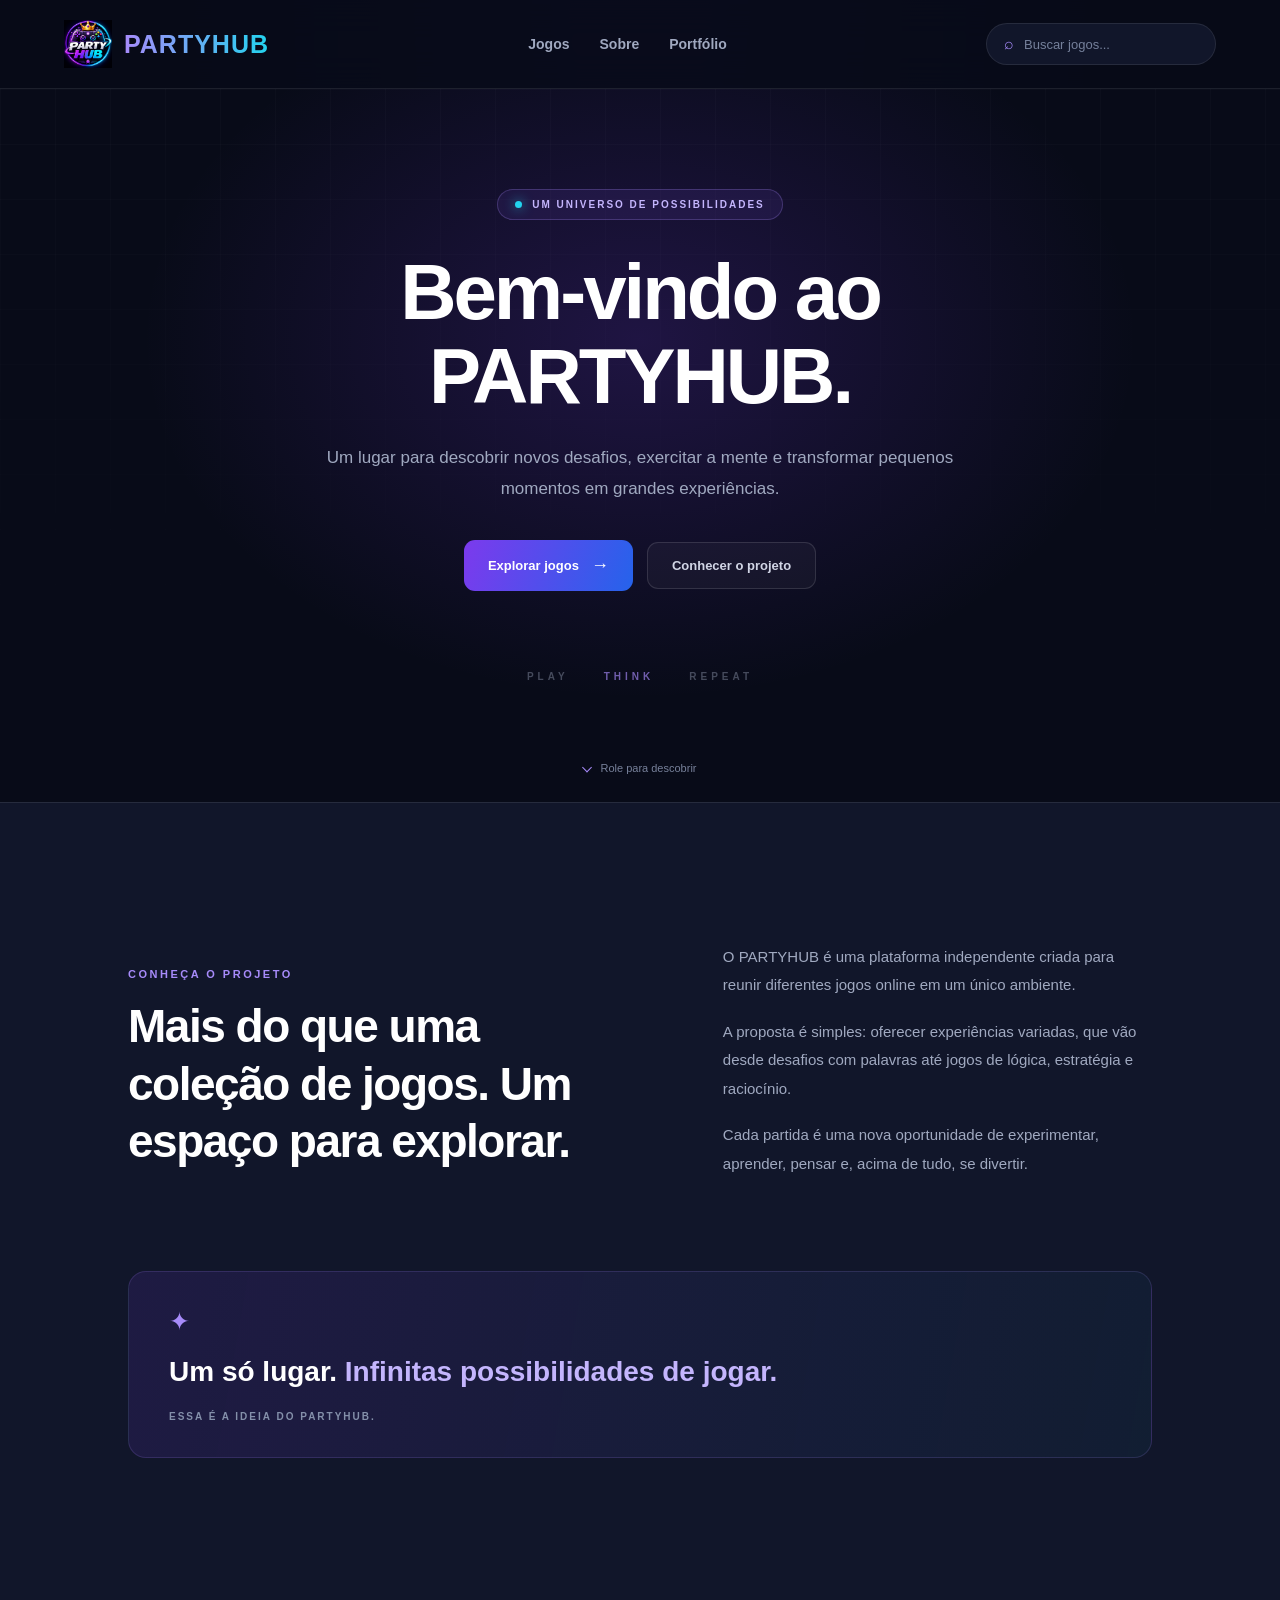
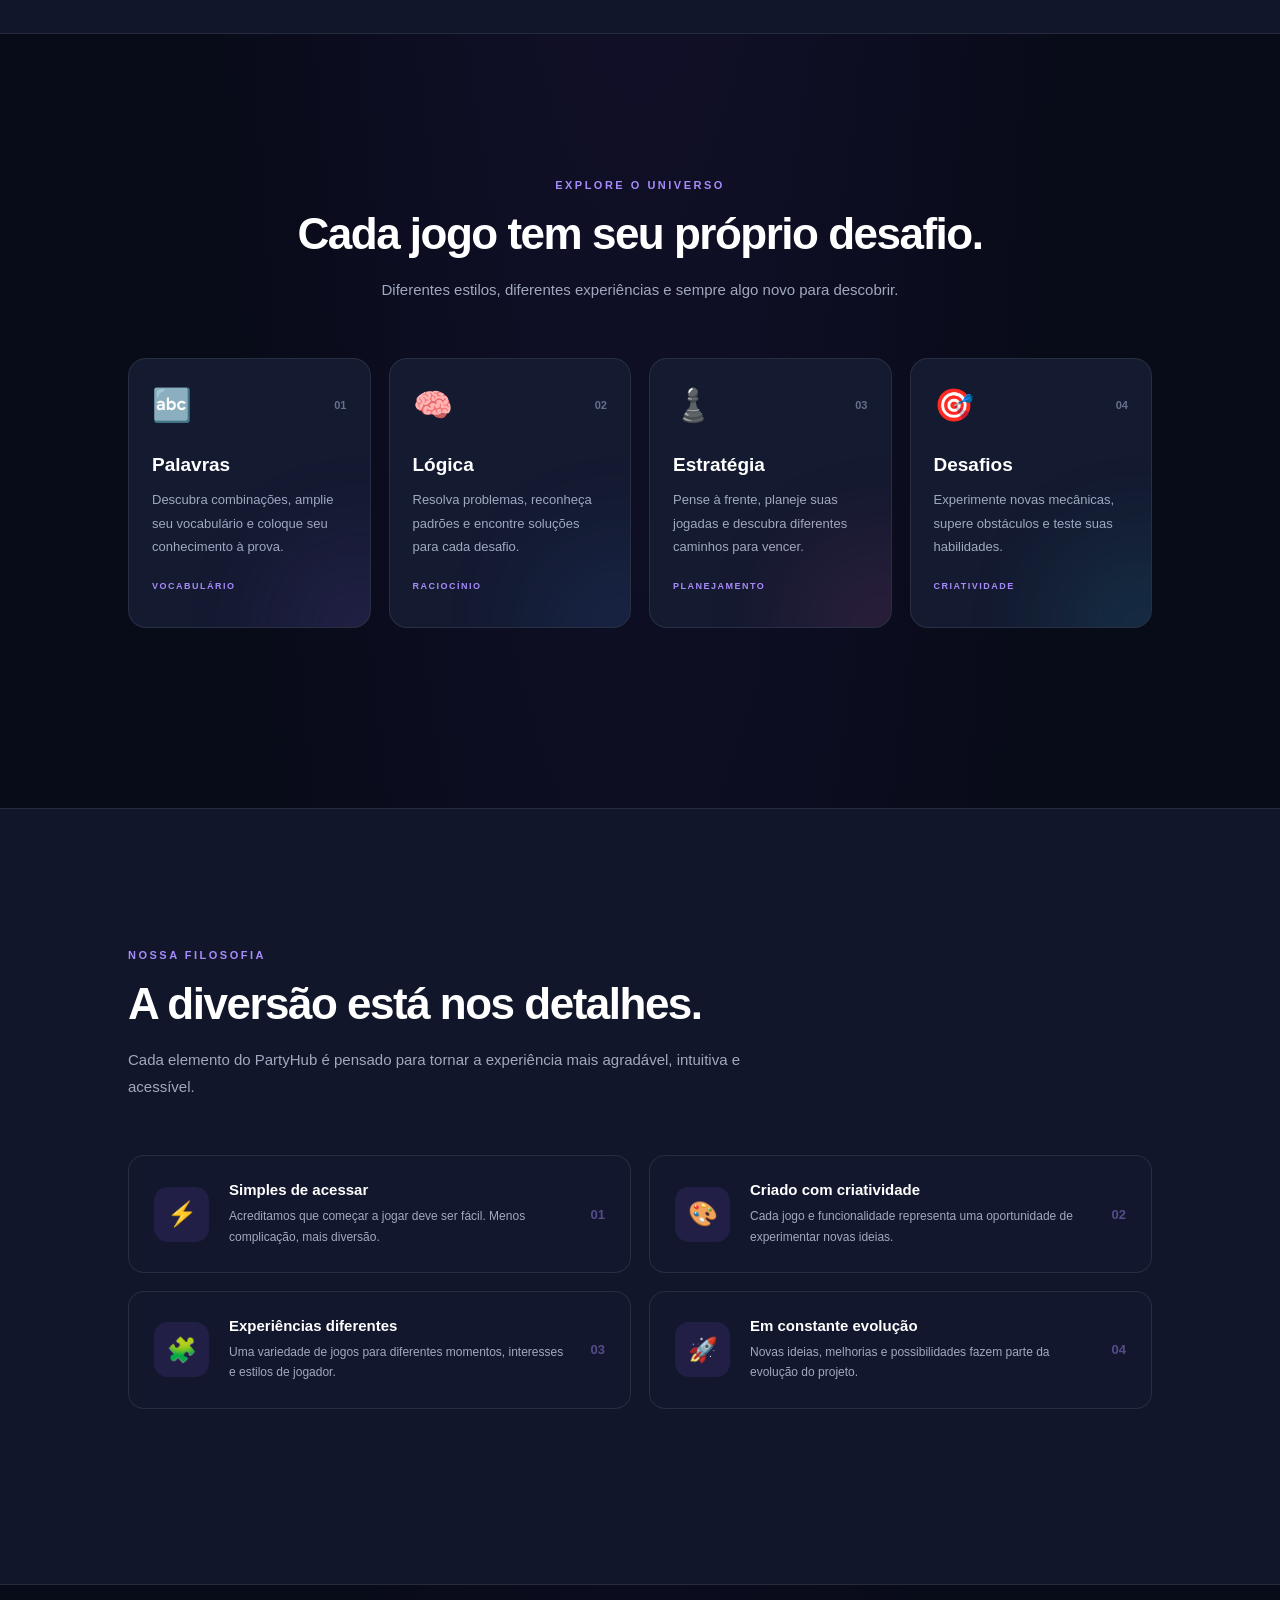
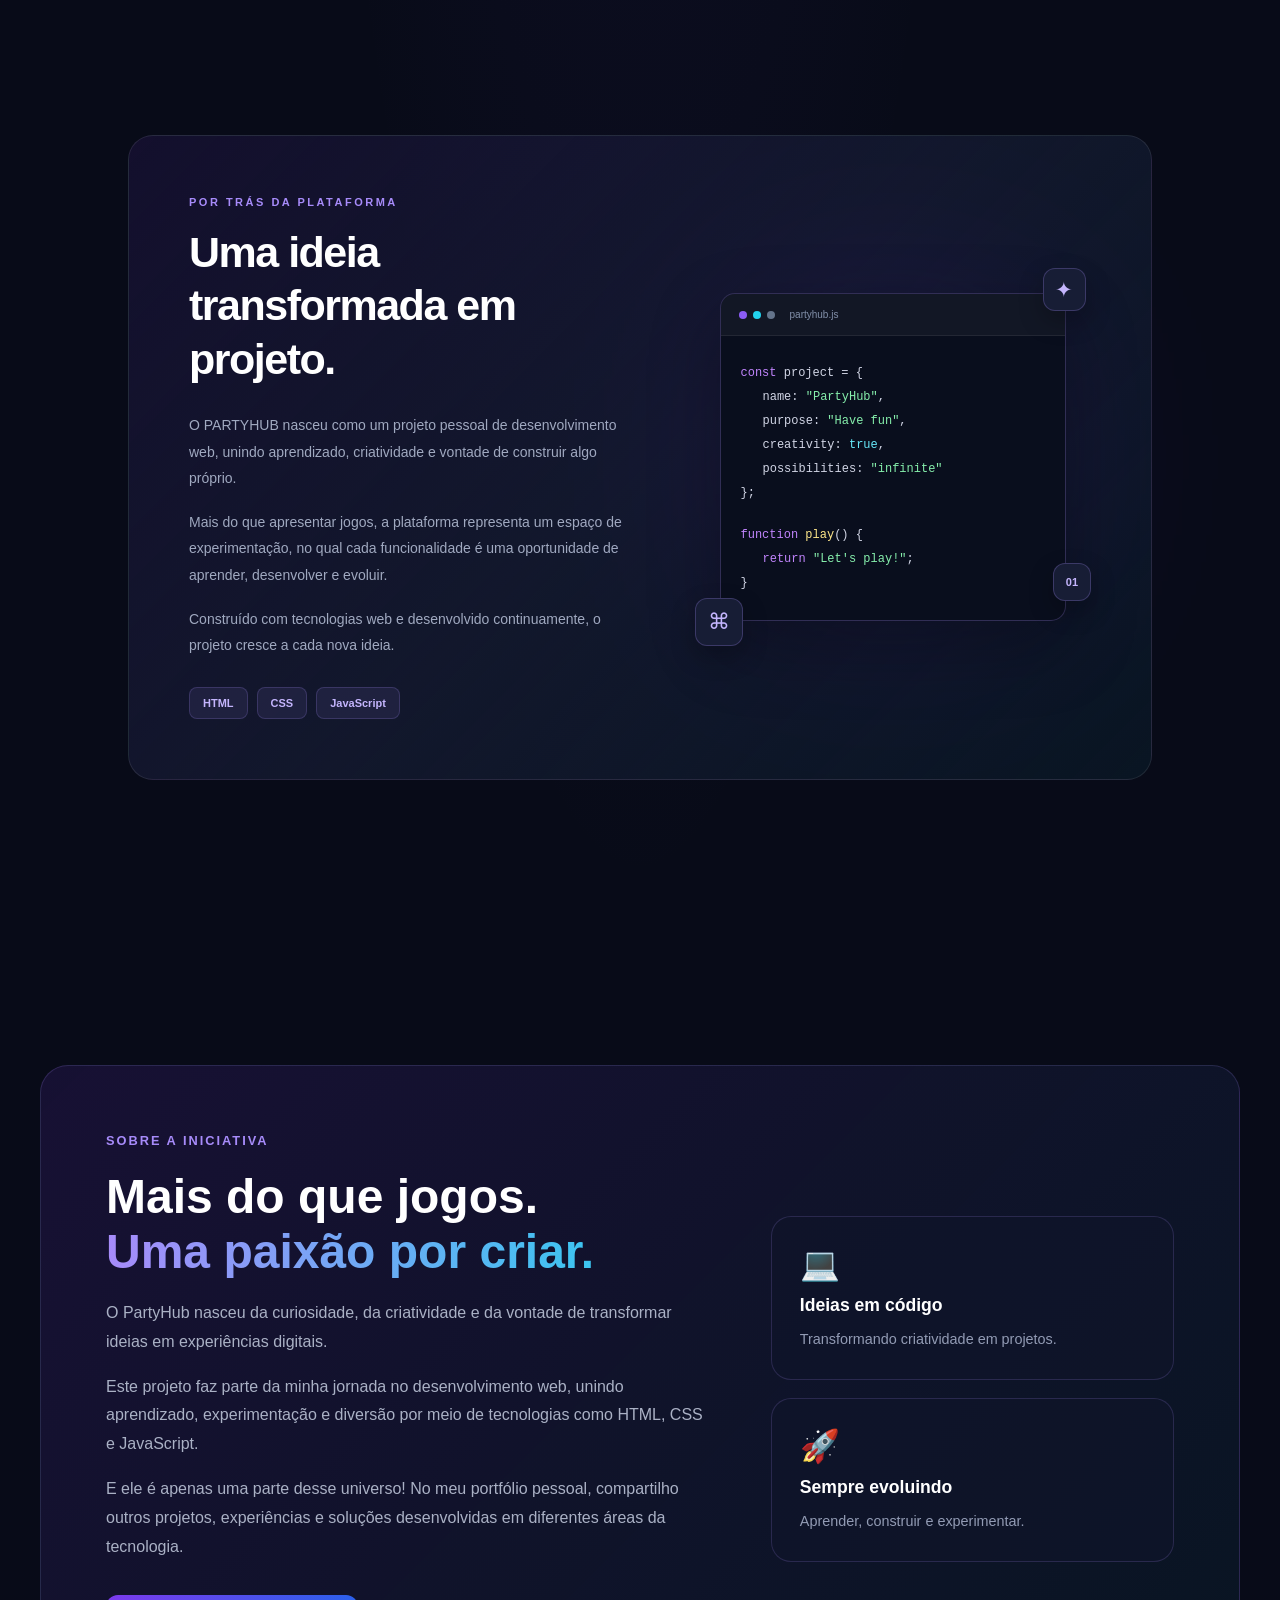
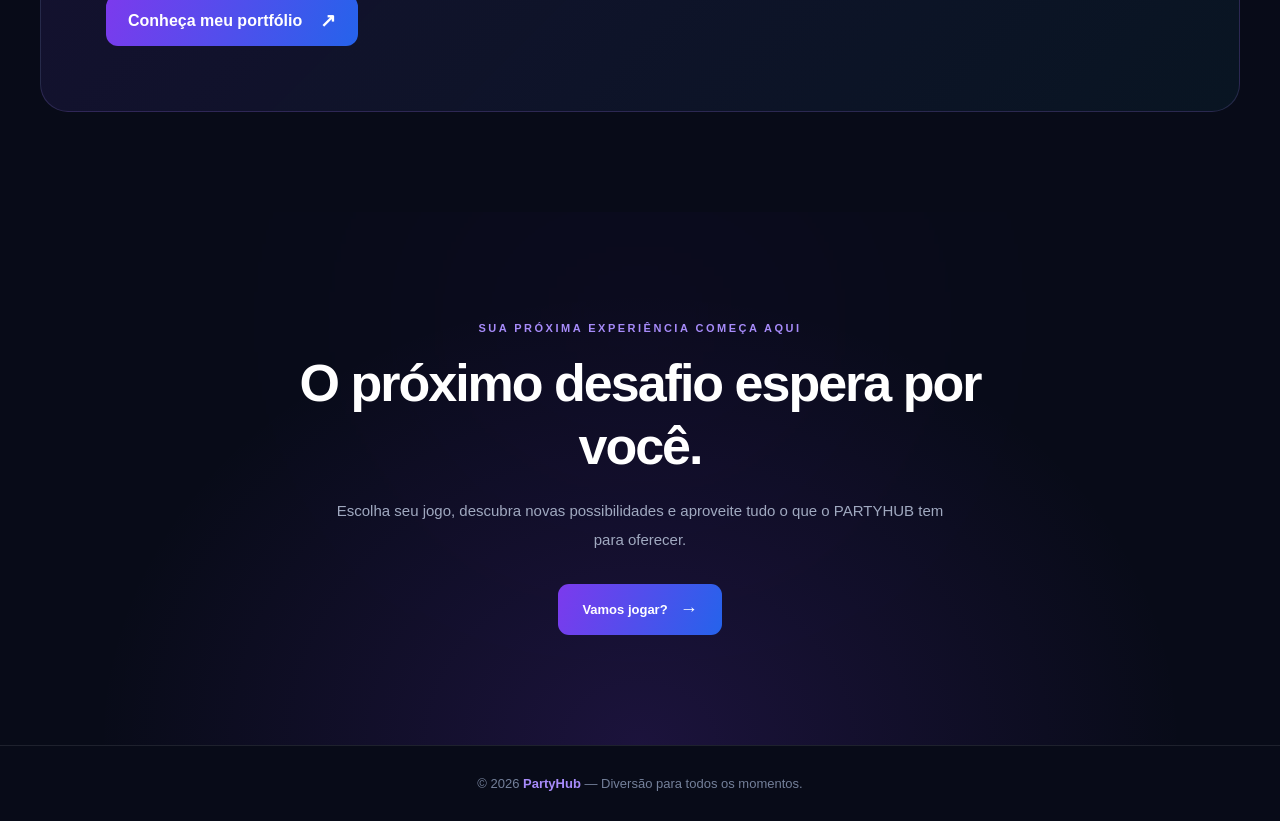
<file: hub/sobre.html>
<!DOCTYPE html>
<html lang="pt-BR">

<head>
    <meta charset="UTF-8">
    <meta name="viewport" content="width=device-width, initial-scale=1.0">

    <meta name="description"
        content="Conheça o PartyHub, uma plataforma independente que reúne jogos online, desafios e experiências interativas.">

    <title>Sobre | PARTYHUB</title>

    <link rel="stylesheet" href="assets/css/style.css">
    <link rel="stylesheet" href="assets/css/sobre.css">
</head>

<body>

    <!-- CABEÇALHO COMPARTILHADO -->
    <div id="header"></div>

    <main>

        <!-- =========================================
             1. APRESENTAÇÃO PRINCIPAL
        ========================================== -->

        <section class="about-hero">

            <div class="about-hero-background"></div>

            <div class="about-hero-content">

                <span class="eyebrow">
                    <span class="eyebrow-dot"></span>
                    UM UNIVERSO DE POSSIBILIDADES
                </span>

                <h1>
                    Bem-vindo ao
                    <span class="gradient-text">PARTYHUB.</span>
                </h1>

                <p>
                    Um lugar para descobrir novos desafios,
                    exercitar a mente e transformar pequenos
                    momentos em grandes experiências.
                </p>

                <div class="hero-actions">

                    <a href="index.html#jogos" class="primary-button">
                        Explorar jogos
                        <span>→</span>
                    </a>

                    <a href="#essencia" class="secondary-button">
                        Conhecer o projeto
                    </a>

                </div>

                <div class="hero-decoration">
                    <span>PLAY</span>
                    <span>THINK</span>
                    <span>REPEAT</span>
                </div>

            </div>

            <div class="hero-scroll">
                <span></span>
                Role para descobrir
            </div>

        </section>


        <!-- =========================================
             2. NOSSA ESSÊNCIA
        ========================================== -->

        <section class="essence-section" id="essencia">

            <div class="container">

                <div class="essence-grid">

                    <div class="essence-heading">

                        <span class="section-label">
                            CONHEÇA O PROJETO
                        </span>

                        <h2>
                            Mais do que uma coleção de jogos.
                            <span class="gradient-text">
                                Um espaço para explorar.
                            </span>
                        </h2>

                    </div>

                    <div class="essence-description">

                        <p>
                            O PARTYHUB é uma plataforma independente
                            criada para reunir diferentes jogos online
                            em um único ambiente.
                        </p>

                        <p>
                            A proposta é simples: oferecer experiências
                            variadas, que vão desde desafios com palavras
                            até jogos de lógica, estratégia e raciocínio.
                        </p>

                        <p>
                            Cada partida é uma nova oportunidade de
                            experimentar, aprender, pensar e, acima
                            de tudo, se divertir.
                        </p>

                    </div>

                </div>

                <div class="essence-statement">

                    <div class="statement-symbol">✦</div>

                    <p>
                        Um só lugar.
                        <strong>Infinitas possibilidades de jogar.</strong>
                    </p>

                    <span>ESSA É A IDEIA DO PARTYHUB.</span>

                </div>

            </div>

        </section>


        <!-- =========================================
             3. O UNIVERSO DE JOGOS
        ========================================== -->

        <section class="universe-section" id="universo">

            <div class="container">

                <div class="section-heading-centered">

                    <span class="section-label">
                        EXPLORE O UNIVERSO
                    </span>

                    <h2>
                        Cada jogo tem seu próprio
                        <span class="gradient-text">desafio.</span>
                    </h2>

                    <p>
                        Diferentes estilos, diferentes experiências
                        e sempre algo novo para descobrir.
                    </p>

                </div>

                <div class="universe-grid">

                    <article class="universe-card universe-purple">

                        <div class="universe-card-top">
                            <span class="universe-icon">🔤</span>
                            <span class="universe-number">01</span>
                        </div>

                        <h3>Palavras</h3>

                        <p>
                            Descubra combinações, amplie seu vocabulário
                            e coloque seu conhecimento à prova.
                        </p>

                        <span class="universe-tag">
                            VOCABULÁRIO
                        </span>

                    </article>


                    <article class="universe-card universe-blue">

                        <div class="universe-card-top">
                            <span class="universe-icon">🧠</span>
                            <span class="universe-number">02</span>
                        </div>

                        <h3>Lógica</h3>

                        <p>
                            Resolva problemas, reconheça padrões
                            e encontre soluções para cada desafio.
                        </p>

                        <span class="universe-tag">
                            RACIOCÍNIO
                        </span>

                    </article>


                    <article class="universe-card universe-pink">

                        <div class="universe-card-top">
                            <span class="universe-icon">♟️</span>
                            <span class="universe-number">03</span>
                        </div>

                        <h3>Estratégia</h3>

                        <p>
                            Pense à frente, planeje suas jogadas
                            e descubra diferentes caminhos para vencer.
                        </p>

                        <span class="universe-tag">
                            PLANEJAMENTO
                        </span>

                    </article>


                    <article class="universe-card universe-cyan">

                        <div class="universe-card-top">
                            <span class="universe-icon">🎯</span>
                            <span class="universe-number">04</span>
                        </div>

                        <h3>Desafios</h3>

                        <p>
                            Experimente novas mecânicas, supere obstáculos
                            e teste suas habilidades.
                        </p>

                        <span class="universe-tag">
                            CRIATIVIDADE
                        </span>

                    </article>

                </div>

            </div>

        </section>


        <!-- =========================================
             4. NOSSA FILOSOFIA
        ========================================== -->

        <section class="philosophy-section">

            <div class="container">

                <div class="philosophy-header">

                    <span class="section-label">
                        NOSSA FILOSOFIA
                    </span>

                    <h2>
                        A diversão está nos
                        <span class="gradient-text">detalhes.</span>
                    </h2>

                    <p>
                        Cada elemento do PartyHub é pensado para tornar
                        a experiência mais agradável, intuitiva e acessível.
                    </p>

                </div>

                <div class="philosophy-list">

                    <article class="philosophy-item">

                        <div class="philosophy-icon">⚡</div>

                        <div class="philosophy-text">
                            <h3>Simples de acessar</h3>
                            <p>
                                Acreditamos que começar a jogar deve ser
                                fácil. Menos complicação, mais diversão.
                            </p>
                        </div>

                        <span class="philosophy-index">01</span>

                    </article>


                    <article class="philosophy-item">

                        <div class="philosophy-icon">🎨</div>

                        <div class="philosophy-text">
                            <h3>Criado com criatividade</h3>
                            <p>
                                Cada jogo e funcionalidade representa
                                uma oportunidade de experimentar novas ideias.
                            </p>
                        </div>

                        <span class="philosophy-index">02</span>

                    </article>


                    <article class="philosophy-item">

                        <div class="philosophy-icon">🧩</div>

                        <div class="philosophy-text">
                            <h3>Experiências diferentes</h3>
                            <p>
                                Uma variedade de jogos para diferentes
                                momentos, interesses e estilos de jogador.
                            </p>
                        </div>

                        <span class="philosophy-index">03</span>

                    </article>


                    <article class="philosophy-item">

                        <div class="philosophy-icon">🚀</div>

                        <div class="philosophy-text">
                            <h3>Em constante evolução</h3>
                            <p>
                                Novas ideias, melhorias e possibilidades
                                fazem parte da evolução do projeto.
                            </p>
                        </div>

                        <span class="philosophy-index">04</span>

                    </article>

                </div>

            </div>

        </section>


        <!-- =========================================
             5. POR TRÁS DO PARTYHUB
        ========================================== -->

        <section class="behind-section">

            <div class="container">

                <div class="behind-card">

                    <div class="behind-content">

                        <span class="section-label">
                            POR TRÁS DA PLATAFORMA
                        </span>

                        <h2>
                            Uma ideia transformada
                            em <span class="gradient-text">projeto.</span>
                        </h2>

                        <p>
                            O PARTYHUB nasceu como um projeto pessoal
                            de desenvolvimento web, unindo aprendizado,
                            criatividade e vontade de construir algo próprio.
                        </p>

                        <p>
                            Mais do que apresentar jogos, a plataforma
                            representa um espaço de experimentação,
                            no qual cada funcionalidade é uma oportunidade
                            de aprender, desenvolver e evoluir.
                        </p>

                        <p>
                            Construído com tecnologias web e desenvolvido
                            continuamente, o projeto cresce a cada nova ideia.
                        </p>

                        <div class="technology-list">

                            <span>HTML</span>
                            <span>CSS</span>
                            <span>JavaScript</span>

                        </div>

                    </div>

                    <div class="behind-visual">

                        <div class="visual-glow"></div>

                        <div class="code-window">

                            <div class="code-window-header">

                                <div class="window-dots">
                                    <span></span>
                                    <span></span>
                                    <span></span>
                                </div>

                                <span>partyhub.js</span>

                            </div>

                            <div class="code-content">

                                <p>
                                    <span class="code-purple">const</span>
                                    project = {
                                </p>

                                <p class="code-indent">
                                    name:
                                    <span class="code-green">"PartyHub"</span>,
                                </p>

                                <p class="code-indent">
                                    purpose:
                                    <span class="code-green">"Have fun"</span>,
                                </p>

                                <p class="code-indent">
                                    creativity:
                                    <span class="code-blue">true</span>,
                                </p>

                                <p class="code-indent">
                                    possibilities:
                                    <span class="code-green">"infinite"</span>
                                </p>

                                <p>};</p>

                                <br>

                                <p>
                                    <span class="code-purple">function</span>
                                    <span class="code-yellow">play</span>() {
                                </p>

                                <p class="code-indent">
                                    <span class="code-purple">return</span>
                                    <span class="code-green">"Let's play!"</span>;
                                </p>

                                <p>}</p>

                            </div>

                        </div>

                        <div class="floating-symbol symbol-one">✦</div>
                        <div class="floating-symbol symbol-two">⌘</div>
                        <div class="floating-symbol symbol-three">01</div>

                    </div>

                </div>

            </div>

        </section>


        <!-- =========================================
             6. AVISO SOBRE O PROJETO
        ========================================== -->

        <section class="about-initiative" id="iniciativa">
            <div class="initiative-content">

                <span class="section-tag">SOBRE A INICIATIVA</span>

                <h2>
                    Mais do que jogos.
                    <span>Uma paixão por criar.</span>
                </h2>

                <p>
                    O PartyHub nasceu da curiosidade, da criatividade e da vontade
                    de transformar ideias em experiências digitais.
                </p>

                <p>
                    Este projeto faz parte da minha jornada no desenvolvimento web,
                    unindo aprendizado, experimentação e diversão por meio de
                    tecnologias como HTML, CSS e JavaScript.
                </p>

                <p>
                    E ele é apenas uma parte desse universo! No meu portfólio
                    pessoal, compartilho outros projetos, experiências e soluções
                    desenvolvidas em diferentes áreas da tecnologia.
                </p>

                <a
                    href="https://jheex.github.io/"
                    target="_blank"
                    rel="noopener noreferrer"
                    class="portfolio-button"
                >
                    Conheça meu portfólio
                    <span>↗</span>
                </a>

            </div>

            <div class="initiative-decoration">
                <div class="decoration-card">
                    <span class="decoration-icon">💻</span>
                    <strong>Ideias em código</strong>
                    <span>Transformando criatividade em projetos.</span>
                </div>

                <div class="decoration-card decoration-card-small">
                    <span class="decoration-icon">🚀</span>
                    <strong>Sempre evoluindo</strong>
                    <span>Aprender, construir e experimentar.</span>
                </div>
            </div>
        </section>


        <!-- =========================================
             7. CHAMADA FINAL
        ========================================== -->

        <section class="final-cta">

            <div class="cta-glow"></div>

            <div class="cta-content">

                <span class="section-label">
                    SUA PRÓXIMA EXPERIÊNCIA COMEÇA AQUI
                </span>

                <h2>
                    O próximo desafio
                    <span class="gradient-text">espera por você.</span>
                </h2>

                <p>
                    Escolha seu jogo, descubra novas possibilidades
                    e aproveite tudo o que o PARTYHUB tem para oferecer.
                </p>

                <a href="index.html#jogos" class="primary-button">
                    Vamos jogar?
                    <span>→</span>
                </a>

            </div>

        </section>

    </main>

    <!-- RODAPÉ COMPARTILHADO -->
    <div id="footer"></div>

    <script src="assets/js/componentes.js"></script>

</body>
</html>
</file>
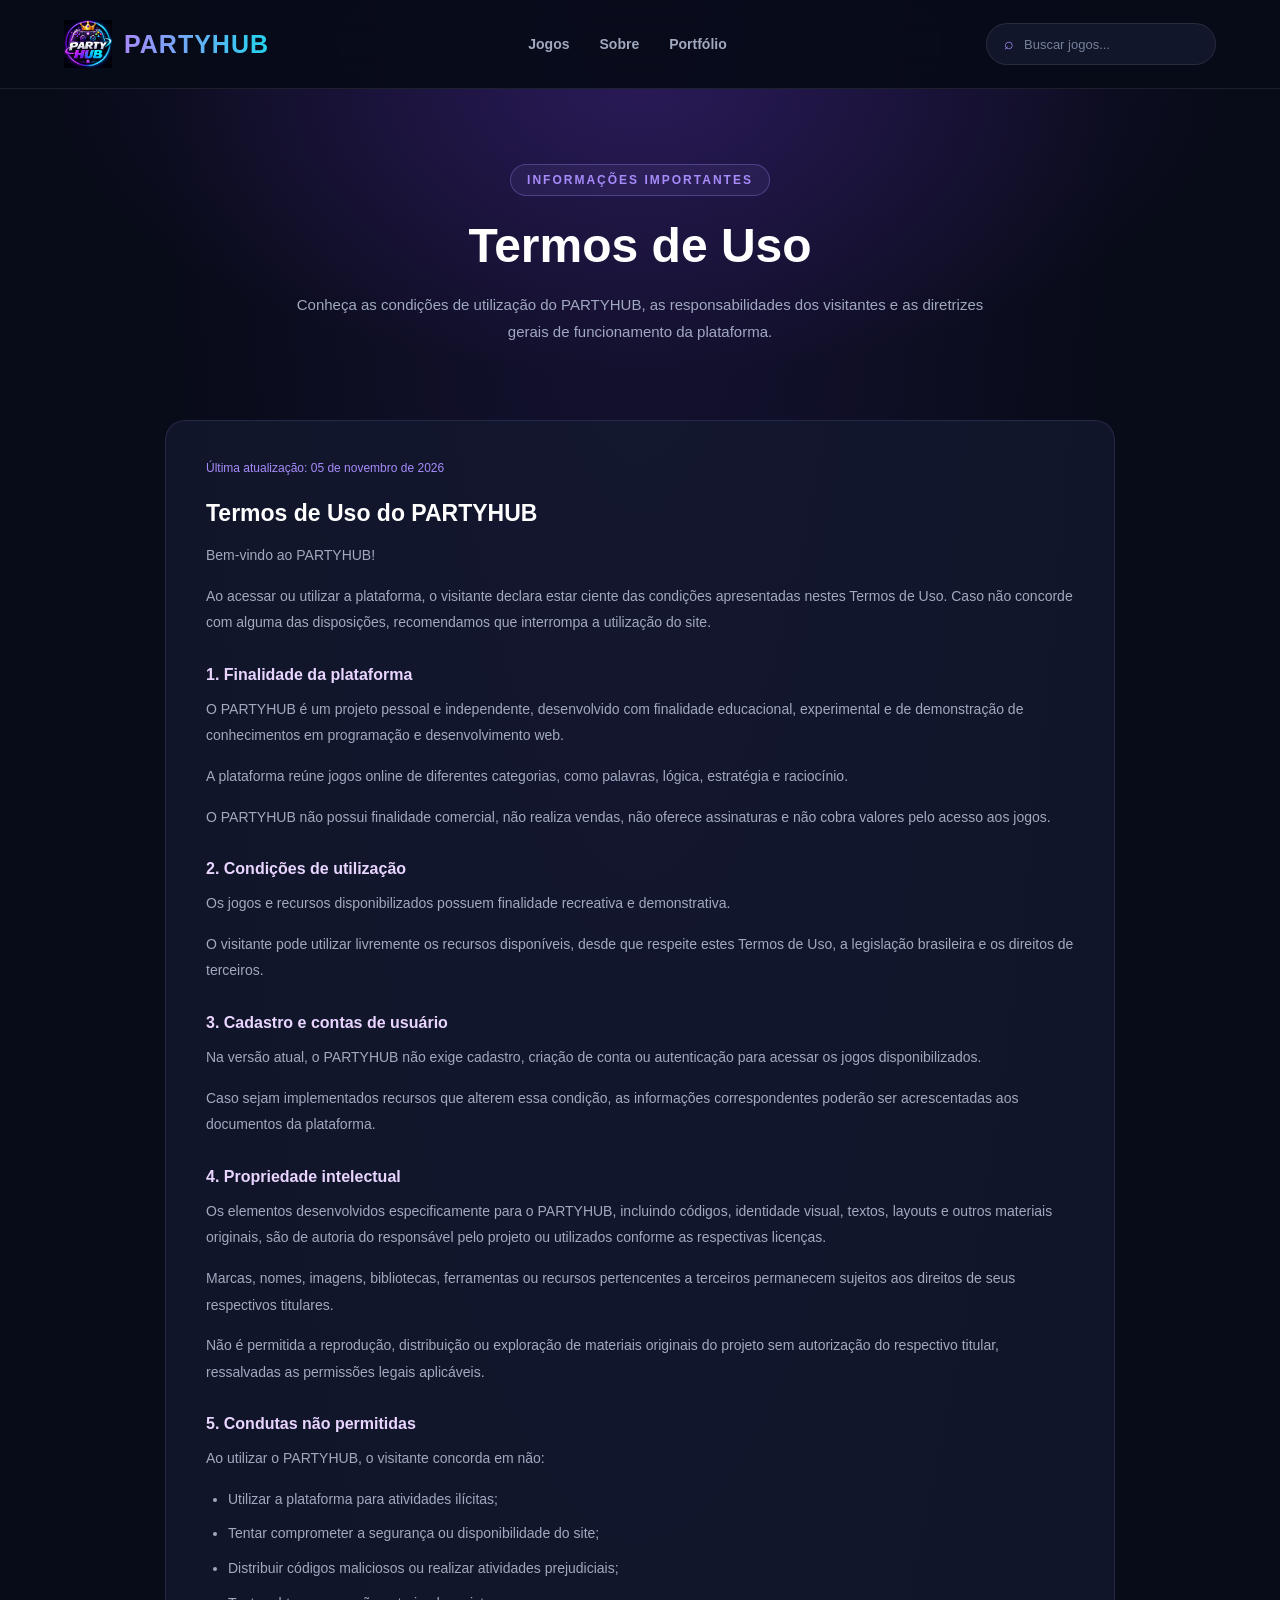
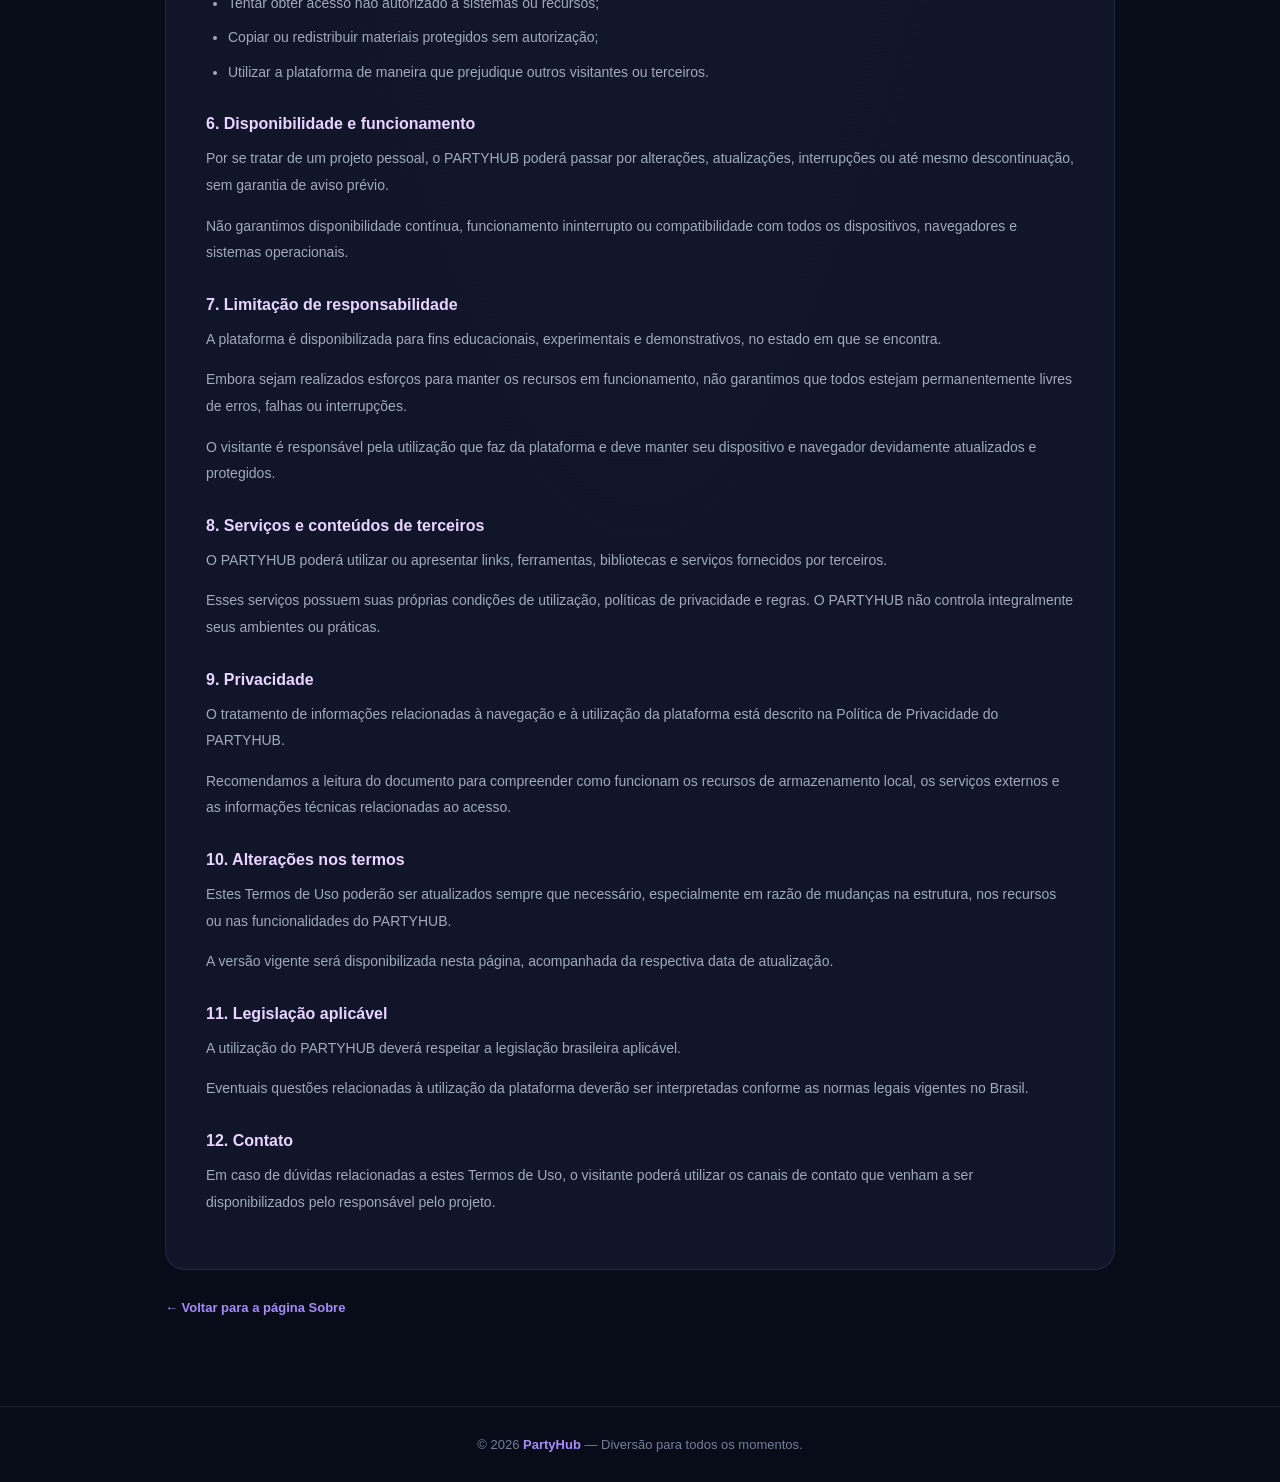
<file: hub/termos.html>
<!DOCTYPE html>
<html lang="pt-BR">

<head>
    <meta charset="UTF-8">
    <meta name="viewport" content="width=device-width, initial-scale=1.0">

    <meta name="description" content="Consulte os Termos de Uso do PARTYHUB e conheça as condições para utilização da plataforma.">

    <title>Termos de Uso | PARTYHUB</title>

    <link rel="stylesheet" href="assets/css/style.css">

    <style>
        .legal-hero {
            padding: 75px 20px 55px;
            text-align: center;
            background:
                radial-gradient(ellipse at 50% 0%, rgba(124, 58, 237, 0.20), transparent 65%);
        }

        .legal-hero .tag {
            display: inline-block;
            padding: 8px 16px;
            border: 1px solid rgba(167, 139, 250, 0.3);
            background: rgba(167, 139, 250, 0.08);
            border-radius: 30px;
            color: #A78BFA;
            font-size: 12px;
            font-weight: 700;
            letter-spacing: 2px;
            margin-bottom: 22px;
        }

        .legal-hero h1 {
            font-size: clamp(32px, 5vw, 48px);
            margin-bottom: 18px;
        }

        .legal-hero p {
            max-width: 700px;
            margin: auto;
            color: #A0A9C0;
            font-size: 15px;
            line-height: 1.8;
        }

        .legal-container {
            width: 86%;
            max-width: 950px;
            margin: 0 auto;
            padding: 20px 0 90px;
        }

        .legal-updated {
            display: block;
            margin-bottom: 25px;
            color: #A78BFA;
            font-size: 12px;
        }

        .legal-card {
            padding: 40px;
            background: rgba(20, 26, 48, 0.75);
            border: 1px solid rgba(160, 160, 255, 0.13);
            border-radius: 20px;
        }

        .legal-card h2 {
            font-size: 23px;
            margin-bottom: 15px;
        }

        .legal-card h3 {
            color: #E9D5FF;
            font-size: 16px;
            margin: 30px 0 12px;
        }

        .legal-card p,
        .legal-card li {
            color: #A0A9C0;
            font-size: 14px;
            line-height: 1.9;
        }

        .legal-card p {
            margin-bottom: 14px;
        }

        .legal-card ul {
            padding-left: 22px;
            margin: 10px 0 18px;
        }

        .legal-card li {
            margin-bottom: 8px;
        }

        .legal-back {
            display: inline-flex;
            margin-top: 30px;
            color: #A78BFA;
            font-size: 13px;
            font-weight: bold;
            transition: color 0.3s;
        }

        .legal-back:hover {
            color: #22D3EE;
        }

        @media (max-width: 600px) {
            .legal-hero {
                padding: 55px 20px 35px;
            }

            .legal-container {
                width: 90%;
                padding-bottom: 60px;
            }

            .legal-card {
                padding: 25px 20px;
            }

            .legal-card h2 {
                font-size: 21px;
            }
        }
    </style>
</head>

<body>

    <!-- CABEÇALHO COMPARTILHADO -->
    <div id="header"></div>

    <main>

        <section class="legal-hero">
            <span class="tag">INFORMAÇÕES IMPORTANTES</span>

            <h1>
                Termos de <span class="gradient-text">Uso</span>
            </h1>

            <p>
                Conheça as condições de utilização do PARTYHUB,
                as responsabilidades dos visitantes e as diretrizes
                gerais de funcionamento da plataforma.
            </p>
        </section>

        <section class="legal-container">

            <article class="legal-card">

                <span class="legal-updated">
                    Última atualização: 05 de novembro de 2026
                </span>

                <h2>Termos de Uso do PARTYHUB</h2>

                <p>
                    Bem-vindo ao PARTYHUB!
                </p>

                <p>
                    Ao acessar ou utilizar a plataforma, o visitante declara
                    estar ciente das condições apresentadas nestes Termos
                    de Uso. Caso não concorde com alguma das disposições,
                    recomendamos que interrompa a utilização do site.
                </p>

                <h3>1. Finalidade da plataforma</h3>

                <p>
                    O PARTYHUB é um projeto pessoal e independente,
                    desenvolvido com finalidade educacional, experimental
                    e de demonstração de conhecimentos em programação
                    e desenvolvimento web.
                </p>

                <p>
                    A plataforma reúne jogos online de diferentes categorias,
                    como palavras, lógica, estratégia e raciocínio.
                </p>

                <p>
                    O PARTYHUB não possui finalidade comercial, não realiza
                    vendas, não oferece assinaturas e não cobra valores
                    pelo acesso aos jogos.
                </p>

                <h3>2. Condições de utilização</h3>

                <p>
                    Os jogos e recursos disponibilizados possuem finalidade
                    recreativa e demonstrativa.
                </p>

                <p>
                    O visitante pode utilizar livremente os recursos
                    disponíveis, desde que respeite estes Termos de Uso,
                    a legislação brasileira e os direitos de terceiros.
                </p>

                <h3>3. Cadastro e contas de usuário</h3>

                <p>
                    Na versão atual, o PARTYHUB não exige cadastro,
                    criação de conta ou autenticação para acessar
                    os jogos disponibilizados.
                </p>

                <p>
                    Caso sejam implementados recursos que alterem essa
                    condição, as informações correspondentes poderão
                    ser acrescentadas aos documentos da plataforma.
                </p>

                <h3>4. Propriedade intelectual</h3>

                <p>
                    Os elementos desenvolvidos especificamente para
                    o PARTYHUB, incluindo códigos, identidade visual,
                    textos, layouts e outros materiais originais,
                    são de autoria do responsável pelo projeto ou
                    utilizados conforme as respectivas licenças.
                </p>

                <p>
                    Marcas, nomes, imagens, bibliotecas, ferramentas
                    ou recursos pertencentes a terceiros permanecem
                    sujeitos aos direitos de seus respectivos titulares.
                </p>

                <p>
                    Não é permitida a reprodução, distribuição ou
                    exploração de materiais originais do projeto
                    sem autorização do respectivo titular, ressalvadas
                    as permissões legais aplicáveis.
                </p>

                <h3>5. Condutas não permitidas</h3>

                <p>
                    Ao utilizar o PARTYHUB, o visitante concorda em não:
                </p>

                <ul>
                    <li>Utilizar a plataforma para atividades ilícitas;</li>
                    <li>Tentar comprometer a segurança ou disponibilidade do site;</li>
                    <li>Distribuir códigos maliciosos ou realizar atividades prejudiciais;</li>
                    <li>Tentar obter acesso não autorizado a sistemas ou recursos;</li>
                    <li>Copiar ou redistribuir materiais protegidos sem autorização;</li>
                    <li>Utilizar a plataforma de maneira que prejudique outros visitantes ou terceiros.</li>
                </ul>

                <h3>6. Disponibilidade e funcionamento</h3>

                <p>
                    Por se tratar de um projeto pessoal, o PARTYHUB poderá
                    passar por alterações, atualizações, interrupções
                    ou até mesmo descontinuação, sem garantia de aviso prévio.
                </p>

                <p>
                    Não garantimos disponibilidade contínua, funcionamento
                    ininterrupto ou compatibilidade com todos os dispositivos,
                    navegadores e sistemas operacionais.
                </p>

                <h3>7. Limitação de responsabilidade</h3>

                <p>
                    A plataforma é disponibilizada para fins educacionais,
                    experimentais e demonstrativos, no estado em que se encontra.
                </p>

                <p>
                    Embora sejam realizados esforços para manter os recursos
                    em funcionamento, não garantimos que todos estejam
                    permanentemente livres de erros, falhas ou interrupções.
                </p>

                <p>
                    O visitante é responsável pela utilização que faz
                    da plataforma e deve manter seu dispositivo e navegador
                    devidamente atualizados e protegidos.
                </p>

                <h3>8. Serviços e conteúdos de terceiros</h3>

                <p>
                    O PARTYHUB poderá utilizar ou apresentar links,
                    ferramentas, bibliotecas e serviços fornecidos
                    por terceiros.
                </p>

                <p>
                    Esses serviços possuem suas próprias condições
                    de utilização, políticas de privacidade e regras.
                    O PARTYHUB não controla integralmente seus ambientes
                    ou práticas.
                </p>

                <h3>9. Privacidade</h3>

                <p>
                    O tratamento de informações relacionadas à navegação
                    e à utilização da plataforma está descrito na
                    Política de Privacidade do PARTYHUB.
                </p>

                <p>
                    Recomendamos a leitura do documento para compreender
                    como funcionam os recursos de armazenamento local,
                    os serviços externos e as informações técnicas
                    relacionadas ao acesso.
                </p>

                <h3>10. Alterações nos termos</h3>

                <p>
                    Estes Termos de Uso poderão ser atualizados sempre
                    que necessário, especialmente em razão de mudanças
                    na estrutura, nos recursos ou nas funcionalidades
                    do PARTYHUB.
                </p>

                <p>
                    A versão vigente será disponibilizada nesta página,
                    acompanhada da respectiva data de atualização.
                </p>

                <h3>11. Legislação aplicável</h3>

                <p>
                    A utilização do PARTYHUB deverá respeitar a legislação
                    brasileira aplicável.
                </p>

                <p>
                    Eventuais questões relacionadas à utilização da
                    plataforma deverão ser interpretadas conforme
                    as normas legais vigentes no Brasil.
                </p>

                <h3>12. Contato</h3>

                <p>
                    Em caso de dúvidas relacionadas a estes Termos de Uso,
                    o visitante poderá utilizar os canais de contato
                    que venham a ser disponibilizados pelo responsável
                    pelo projeto.
                </p>

            </article>

            <a href="sobre.html" class="legal-back">
                ← Voltar para a página Sobre
            </a>

        </section>

    </main>

    <!-- RODAPÉ COMPARTILHADO -->
    <div id="footer"></div>

    <script src="assets/js/componentes.js"></script>

</body>
</html>
</file>
<file: hub/assets/css/style.css>
/* ========================================
           1. CONFIGURAÇÕES GERAIS
        ======================================== */

        * {
            box-sizing: border-box;
            margin: 0;
            padding: 0;
        }

        :root {
            --bg-primary: #080B18;
            --bg-secondary: #11162A;
            --bg-card: #141A30;
            --border: rgba(255, 255, 255, 0.09);

            --text-primary: #FFFFFF;
            --text-secondary: #A0A9C0;

            --purple: #8B5CF6;
            --purple-light: #A78BFA;
            --cyan: #22D3EE;

            --gradient: linear-gradient(110deg, #7C3AED, #2563EB);
        }

        html {
            scroll-behavior: smooth;
        }

        body {
            min-height: 100vh;
            background:
                radial-gradient(ellipse at 50% -20%, rgba(91, 54, 190, 0.19), transparent 55%),
                var(--bg-primary);

            color: var(--text-primary);
            font-family: Arial, sans-serif;
        }

        a {
            color: inherit;
            text-decoration: none;
        }

        button {
            font: inherit;
        }

        /* ========================================
           2. HEADER
        ======================================== */

        .header {
            width: 100%;
            background: rgba(8, 11, 24, 0.85);
            backdrop-filter: blur(18px);
            border-bottom: 1px solid var(--border);

            position: sticky;
            top: 0;
            z-index: 100;
        }

        .navbar {
            max-width: 1600px;
            margin: auto;
            padding: 20px 5%;

            display: flex;
            align-items: center;
            justify-content: space-between;
            gap: 30px;
        }

        
        /* LOGOTIPO PARTYHUB */

        .logo {
            display: flex;
            align-items: center;
            gap: 12px;
            text-decoration: none;
            font-size: 25px;
            font-weight: 800;
            letter-spacing: 1px;
            color: #FFFFFF;
        }

        .logo img {
            width: 48px;
            height: 48px;
            object-fit: contain;
        }

        .logo span {
            background: linear-gradient(90deg, #A78BFA, #22D3EE);
            background-clip: text;
            -webkit-background-clip: text;
            color: transparent;
        }

        .logo span {
            background: linear-gradient(90deg, #A78BFA, #22D3EE);
            background-clip: text;
            -webkit-background-clip: text;
            color: transparent;
        }

        .nav-links {
            display: flex;
            align-items: center;
            gap: 30px;
        }

        .nav-links a {
            color: var(--text-secondary);
            font-size: 14px;
            font-weight: 600;
            transition: color 0.3s;
        }

        .nav-links a:hover {
            color: white;
        }

        .search-box {
            display: flex;
            align-items: center;
            gap: 10px;

            background: var(--bg-secondary);
            border: 1px solid var(--border);
            border-radius: 30px;

            padding: 11px 17px;
            width: 230px;
        }

        .search-box span {
            color: var(--purple-light);
        }

        .search-box input {
            width: 100%;
            background: transparent;
            border: none;
            outline: none;
            color: white;
            font-size: 13px;
        }

        .search-box input::placeholder {
            color: #75809B;
        }

        /* ========================================
           3. CONTEÚDO PRINCIPAL
        ======================================== */

        .container {
            max-width: 1600px;
            margin: auto;
            padding: 35px 5% 70px;
        }

        /* ========================================
           4. CARROSSEL PRINCIPAL
        ======================================== */

        .hero {
            position: relative;
            width: 100%;
            min-height: 390px;
            overflow: hidden;

            border-radius: 25px;
            border: 1px solid var(--border);

            background: #15182D;
            margin-bottom: 48px;
        }

        .hero-slide {
            position: absolute;
            inset: 0;

            display: flex;
            align-items: center;

            padding: 55px;
            opacity: 0;
            visibility: hidden;

            background-size: cover;
            background-position: center;

            transition: opacity 0.6s ease, visibility 0.6s;
        }

        .hero-slide.active {
            opacity: 1;
            visibility: visible;
            z-index: 1;
        }

        .hero-slide::before {
            content: "";
            position: absolute;
            inset: 0;

            background: linear-gradient(
                90deg,
                rgba(7, 10, 24, 0.97) 0%,
                rgba(7, 10, 24, 0.82) 42%,
                rgba(7, 10, 24, 0.12) 100%
            );
        }

        .hero-content {
            position: relative;
            z-index: 2;
            max-width: 470px;
        }

        .hero-tag {
            display: inline-block;
            padding: 8px 13px;

            background: rgba(139, 92, 246, 0.2);
            border: 1px solid rgba(167, 139, 250, 0.35);
            border-radius: 30px;

            color: #C4B5FD;
            font-size: 11px;
            font-weight: bold;
            letter-spacing: 1px;

            margin-bottom: 20px;
        }

        .hero-content h1 {
            font-size: clamp(38px, 5vw, 58px);
            margin-bottom: 15px;
            letter-spacing: -2px;
        }

        .hero-content p {
            color: #C1C8DA;
            font-size: 16px;
            line-height: 1.7;
            margin-bottom: 28px;
        }

        .hero-button {
            display: inline-flex;
            align-items: center;
            gap: 10px;

            padding: 14px 23px;
            border-radius: 12px;

            background: var(--gradient);
            color: white;

            font-size: 14px;
            font-weight: bold;

            transition: transform 0.3s, box-shadow 0.3s;
        }

        .hero-button:hover {
            transform: translateY(-3px);
            box-shadow: 0 8px 25px rgba(124, 58, 237, 0.35);
        }

        .hero-arrow {
            position: absolute;
            z-index: 5;
            top: 50%;
            transform: translateY(-50%);

            width: 43px;
            height: 43px;

            border: 1px solid rgba(255, 255, 255, 0.25);
            border-radius: 50%;

            background: rgba(10, 13, 29, 0.7);
            color: white;

            cursor: pointer;
            font-size: 20px;

            transition: background 0.3s;
        }

        .hero-arrow:hover {
            background: var(--purple);
        }

        .hero-prev {
            left: 20px;
        }

        .hero-next {
            right: 20px;
        }

        .hero-indicators {
            position: absolute;
            z-index: 5;
            bottom: 22px;
            left: 50%;
            transform: translateX(-50%);

            display: flex;
            gap: 9px;
        }

        .hero-dot {
            width: 9px;
            height: 9px;

            border: none;
            border-radius: 50%;

            background: rgba(255, 255, 255, 0.35);
            cursor: pointer;

            transition: all 0.3s;
        }

        .hero-dot.active {
            width: 25px;
            border-radius: 10px;
            background: #A78BFA;
        }

        /* ========================================
           5. TÍTULOS DAS SEÇÕES
        ======================================== */

        .section-heading {
            display: flex;
            align-items: end;
            justify-content: space-between;
            gap: 20px;

            margin-bottom: 22px;
        }

        .section-heading h2 {
            font-size: 25px;
            margin-bottom: 7px;
        }

        .section-heading p {
            color: var(--text-secondary);
            font-size: 14px;
        }

        .see-all {
            color: var(--purple-light);
            font-size: 13px;
            font-weight: bold;
        }

        /* ========================================
           6. CARDS DOS JOGOS
        ======================================== */

        .games-grid {
            display: grid;
            grid-template-columns: repeat(6, minmax(0, 1fr));
            gap: 18px;
        }

        .game-card {
            position: relative;
            min-width: 0;

            background: var(--bg-card);
            border: 1px solid var(--border);
            border-radius: 18px;

            overflow: visible;
            transition: transform 0.3s, border-color 0.3s;
        }

        .game-card:hover {
            transform: translateY(-6px);
            border-color: rgba(139, 92, 246, 0.65);
        }

        .game-image {
            position: relative;
            overflow: hidden;

            width: 100%;
            aspect-ratio: 1 / 1;

            border-radius: 17px 17px 0 0;
            background: #202640;
        }

        .game-image img {
            width: 100%;
            height: 100%;

            object-fit: cover;
            display: block;

            transition: transform 0.4s;
        }

        .game-card:hover .game-image img {
            transform: scale(1.07);
        }

        .game-info {
            padding: 15px 13px 13px;
        }

        .game-info h3 {
            font-size: 14px;
            margin-bottom: 7px;
            letter-spacing: 0.5px;
        }

        .game-info p {
            min-height: 30px;
            color: var(--text-secondary);
            font-size: 11px;
            line-height: 1.4;
            margin-bottom: 13px;
        }

        .game-actions {
            display: flex;
            align-items: center;
            gap: 7px;
        }

        .play-button {
            flex: 1;
            text-align: center;

            padding: 10px 5px;
            border-radius: 9px;

            background: var(--gradient);
            color: white;

            font-size: 11px;
            font-weight: bold;
            border: none;
            cursor: pointer;

            transition: filter 0.3s;
        }

        .play-button:hover {
            filter: brightness(1.2);
        }

        .play-button.disabled {
            background: #30364C;
            color: #9AA3B8;
            cursor: not-allowed;
        }

        .icon-button {
            position: relative;
            width: 34px;
            height: 34px;
            flex-shrink: 0;

            display: flex;
            align-items: center;
            justify-content: center;

            background: #222943;
            color: white;

            border: 1px solid var(--border);
            border-radius: 9px;

            cursor: pointer;
            transition: background 0.3s;
        }

        .icon-button:hover {
            background: #6841C7;
        }

        .icon-button svg {
            width: 17px;
            height: 17px;
            fill: currentColor;
        }

        /* ========================================
           7. MENU DE COMPARTILHAMENTO
        ======================================== */

        .share-menu {
            position: absolute;
            right: 8px;
            bottom: 54px;
            z-index: 20;

            display: none;
            flex-direction: column;
            gap: 5px;

            width: 155px;
            padding: 8px;

            background: #202943;
            border: 1px solid rgba(255, 255, 255, 0.13);
            border-radius: 12px;

            box-shadow: 0 10px 30px rgba(0, 0, 0, 0.4);
        }

        .share-menu.open {
            display: flex;
        }

        .share-menu a,
        .share-menu button {
            display: block;
            width: 100%;

            padding: 9px;
            border: none;
            border-radius: 7px;

            background: transparent;
            color: #E2E8F0;

            font-size: 12px;
            text-align: left;
            cursor: pointer;
        }

        .share-menu a:hover,
        .share-menu button:hover {
            background: rgba(139, 92, 246, 0.2);
        }

        /* ========================================
           8. FOOTER
        ======================================== */

        footer {
            padding: 30px 5%;
            border-top: 1px solid var(--border);

            text-align: center;
            color: #74809A;
            font-size: 13px;
        }

        footer strong {
            color: #A78BFA;
        }

        /* ========================================
           9. RESPONSIVIDADE
        ======================================== */

        @media (max-width: 1250px) {
            .games-grid {
                grid-template-columns: repeat(4, minmax(0, 1fr));
            }
        }

        @media (max-width: 850px) {
            .navbar {
                flex-wrap: wrap;
            }

            .search-box {
                width: 100%;
                order: 3;
            }

            .games-grid {
                grid-template-columns: repeat(3, minmax(0, 1fr));
            }

            .hero {
                min-height: 350px;
            }

            .hero-slide {
                padding: 40px;
            }
        }

        @media (max-width: 600px) {
            .navbar {
                padding: 18px 5%;
                gap: 18px;
            }

            .logo img {
                width: 145px;
                height: 48px;
            }

            .nav-links {
                gap: 15px;
            }

            .nav-links a {
                font-size: 12px;
            }

            .container {
                padding: 25px 5% 50px;
            }

            .hero {
                min-height: 390px;
                border-radius: 18px;
            }

            .hero-slide {
                padding: 30px 25px;
                align-items: center;
                background-position: center;
            }

            .hero-slide::before {
                background: linear-gradient(
                    90deg,
                    rgba(7, 10, 24, 0.95),
                    rgba(7, 10, 24, 0.65)
                );
            }

            .hero-content {
                max-width: 85%;
            }

            .hero-content h1 {
                font-size: 39px;
            }

            .hero-content p {
                font-size: 14px;
            }

            .hero-arrow {
                width: 34px;
                height: 34px;
                font-size: 16px;
            }

            .hero-prev {
                left: 8px;
            }

            .hero-next {
                right: 8px;
            }

            .games-grid {
                grid-template-columns: repeat(2, minmax(0, 1fr));
                gap: 13px;
            }

            .game-info {
                padding: 12px 9px;
            }

            .game-info h3 {
                font-size: 12px;
            }

            .game-info p {
                font-size: 10px;
            }

            .game-actions {
                gap: 5px;
            }

            .icon-button {
                width: 30px;
                height: 32px;
            }

            .play-button {
                font-size: 10px;
            }

            .section-heading h2 {
                font-size: 21px;
            }

            .section-heading p {
                font-size: 12px;
            }
        }
</file>
<file: games/termo/css/style.css>
/* =========================================
   1. VARIÁVEIS E CONFIGURAÇÕES GERAIS
========================================= */

:root {
    --bg-primary: #0B0E20;
    --bg-header: rgba(15, 18, 42, 0.55);
    --bg-secondary: #141A2D;

    --border-color: rgba(160, 160, 255, 0.15);

    --text-primary: #FFFFFF;
    --text-secondary: #A5A9C5;

    --accent: #7772F1;
    --accent-blue: #3985F7;
    --accent-purple: #635BDB;
}

* {
    box-sizing: border-box;
}

body {
    background-color: var(--bg-primary);
    color: var(--text-primary);
    margin: 0;
    font-family: Arial, sans-serif;
}


/* =========================================
   2. HEADER
========================================= */

.site-header {
    background: var(--bg-header);

    backdrop-filter: blur(20px) saturate(160%);
    -webkit-backdrop-filter: blur(20px) saturate(160%);

    border-bottom: 1px solid var(--border-color);
    box-shadow: 0 8px 32px rgba(0, 0, 0, 0.20);

    position: sticky;
    top: 0;
    z-index: 100;
}

.navbar {
    display: grid;

    grid-template-columns: 1fr auto 1fr;

    align-items: center;

    max-width: 1400px;
    margin: auto;
    padding: 16px 30px;
}

/* =========================================
   LADO ESQUERDO
========================================= */

.header-left {
    display: flex;
    align-items: center;
    justify-content: flex-start;
    gap: 12px;
}

.logo {
    color: var(--text-primary);
    font-size: 25px;
    font-weight: bold;
    letter-spacing: 2px;
}

.icon-button {
    width: 42px;
    height: 42px;
}

.icon-button svg {
    width: 28px;
    height: 28px;
}

/* =========================================
   CENTRO - MODOS
========================================= */

.nav-links {
    display: flex;
    align-items: center;
    justify-content: center;
    gap: 10px;
}

/* =========================================
   LADO DIREITO
========================================= */

.header-actions {
    display: flex;
    align-items: center;
    justify-content: flex-end;
    gap: 8px;
}

.icon-button svg {
    display: block;
    width: 22px;
    height: 22px;
    flex-shrink: 0;
}

/* =========================================
   BOTÕES DE ÍCONE
========================================= */

.icon-button {
    display: flex;
    align-items: center;
    justify-content: center;

    width: 40px;
    height: 40px;

    background: transparent;
    border: 1px solid transparent;
    border-radius: 10px;

    color: var(--text-secondary);
    cursor: pointer;

    transition: all 0.3s ease;
}

.icon-button:hover {
    background: rgba(99, 91, 219, 0.15);
    border-color: rgba(130, 125, 255, 0.25);
    color: #A5A4FF;
}

/* =========================================
   BOTÕES DOS MODOS
========================================= */

.mode-button {
    background: transparent;
    border: 1px solid transparent;
    border-radius: 8px;

    color: var(--text-secondary);
    font-size: 14px;
    font-weight: 600;

    padding: 10px 16px;
    cursor: pointer;

    transition: all 0.3s ease;
}

.mode-button:hover {
    background: rgba(255, 255, 255, 0.06);
    color: var(--text-primary);
}

.mode-button.active {
    background: linear-gradient(
        135deg,
        rgba(99, 91, 219, 0.25),
        rgba(57, 133, 247, 0.15)
    );

    color: #A5A4FF;
    border-color: rgba(130, 125, 255, 0.25);
}


/* =========================================
   3. LINKS E LOGO
========================================= */

a {
    text-decoration: none;
    color: inherit;
}

.menu-icon {
    display: flex;
    align-items: center;
    justify-content: center;

    color: var(--text-secondary);
    transition: color 0.3s ease;
}

.menu-icon:hover {
    color: var(--accent-blue);
    filter: drop-shadow(0 0 8px rgba(57, 133, 247, 0.5));
}

.logo {
    color: var(--text-primary);
    font-size: 25px;
    font-weight: bold;
    letter-spacing: 2px;
}


/* =========================================
   4. NAVEGAÇÃO DOS MODOS
========================================= */

.nav-links {
    display: flex;
    align-items: center;
    gap: 10px;
}

.mode-button {
    background: transparent;
    border: none;
    border-radius: 8px;

    color: var(--text-secondary);
    font-size: 14px;
    font-weight: 600;

    padding: 10px 16px;
    cursor: pointer;

    transition: all 0.3s ease;
}

.mode-button:hover {
    background: rgba(255, 255, 255, 0.06);
    color: var(--text-primary);
}

.mode-button.active {
    background: linear-gradient(
        135deg,
        rgba(99, 91, 219, 0.25),
        rgba(57, 133, 247, 0.15)
    );

    color: #A5A4FF;
    border: 1px solid rgba(130, 125, 255, 0.25);
}


/* =========================================
   5. AÇÕES DO HEADER
========================================= */

.header-actions {
    display: flex;
    align-items: center;
    gap: 12px;
}

.icon-button {
    display: flex;
    align-items: center;
    justify-content: center;

    width: 40px;
    height: 40px;

    background: transparent;
    border: 1px solid transparent;
    border-radius: 10px;

    color: var(--text-secondary);
    cursor: pointer;

    transition: all 0.3s ease;
}


.icon-button:hover {
    background: rgba(99, 91, 219, 0.15);
    border-color: rgba(130, 125, 255, 0.25);
    color: #A5A4FF;
}


/* =========================================
   6. TÍTULO DO JOGO
========================================= */

.title {
    padding: 35px 0 25px;

    font-size: 32px;
    font-weight: bold;
    text-align: center;
    letter-spacing: 3px;
}


/* =========================================
   7. TABULEIRO
========================================= */

.container {
    display: flex;
    flex-direction: column;
    align-items: center;
    gap: 8px;

    padding: 10px 15px 30px;
}

.cards-1,
.cards-2,
.cards-3,
.cards-4,
.cards-5 {
    display: flex;
    justify-content: center;
    gap: 8px;
}


/* =========================================
   8. CÉLULAS DAS LETRAS
========================================= */

input {
    width: 65px;
    aspect-ratio: 1 / 1;

    background: var(--bg-secondary);
    border: 2px solid #30374D;
    border-radius: 10px;

    color: var(--text-primary);

    text-align: center;
    font-family: Arial, sans-serif;
    font-size: 28px;
    font-weight: bold;
    text-transform: uppercase;

    outline: none;

    transition:
        border-color 0.3s ease,
        background-color 0.5s ease,
        transform 0.5s ease;
}

input:focus {
    border-color: var(--accent-blue);
    box-shadow: 0 0 10px rgba(57, 133, 247, 0.20);
}

input:hover {
    border-color: #68738B;
}

/* ANIMAÇÃO DE REVELAÇÃO HORIZONTAL */

@keyframes revelarLetra {
    0% {
        transform: rotateY(0deg);
    }

    50% {
        transform: rotateY(90deg);
    }

    100% {
        transform: rotateY(0deg);
    }
}

input.revelar {
    animation: revelarLetra 0.6s ease;
}

/* =========================================
   9. RESPONSIVIDADE
========================================= */

@media (max-width: 768px) {

    .navbar {
        padding: 14px 16px;
        gap: 8px;
    }

    .logo {
        font-size: 20px;
    }

    .header-left {
        gap: 6px;
    }

    .nav-links {
        gap: 2px;
    }

    .mode-button {
        font-size: 12px;
        padding: 8px;
    }

    .header-actions {
        gap: 4px;
    }

    .icon-button {
        width: 34px;
        height: 34px;
    }
}

@media (max-width: 480px) {

    .navbar {
        grid-template-columns: 1fr auto;
        row-gap: 12px;
    }

    .header-left {
        grid-column: 1;
        grid-row: 1;
    }

    .header-actions {
        grid-column: 2;
        grid-row: 1;
    }

    .nav-links {
        grid-column: 1 / -1;
        grid-row: 2;
        width: 100%;
    }

    .mode-button {
        flex: 1;
    }
}


/* =========================================
   10. CORES DAS LETRAS
========================================= */

input.correct {
    background-color: #538D4E;
    border-color: #538D4E;
    color: #FFFFFF;
}

input.present {
    background-color: #B59F3B;
    border-color: #B59F3B;
    color: #FFFFFF;
}

input.absent {
    background-color: #3A3A3C;
    border-color: #3A3A3C;
    color: #FFFFFF;
}

/* MENSAGENS DO JOGO */

.mensagem {
    min-height: 25px;
    margin: 15px 0;
    text-align: center;
    font-size: 15px;
    font-weight: bold;
    color: #FFFFFF;
    transition: 0.3s;
}

.mensagem.sucesso {
    color: #538D4E;
}

.mensagem.erro {
    color: #E05B5B;
}

.mensagem.aviso {
    color: #B59F3B;
}

/* ==========================================
   TECLADO VIRTUAL - DESIGN MODERNO
========================================== */

.teclado {
    display: flex;
    flex-direction: column;
    align-items: center;

    gap: 9px;
    margin: 10px auto 16px;
    padding: 12px 14px;

    background: rgba(20, 26, 45, 0.45);
    border: 1px solid rgba(160, 160, 255, 0.08);
    border-radius: 18px;

    box-shadow:
        0 8px 30px rgba(0, 0, 0, 0.15),
        inset 0 1px 0 rgba(255, 255, 255, 0.025);
}

.linha-teclado {
    display: flex;
    justify-content: center;
    gap: 7px;
}

/* TECLAS */

.tecla {
    width: clamp(27px, min(4.5vw, 5.5vh), 44px);
    height: clamp(36px, 5.8vh, 50px);

    display: flex;
    align-items: center;
    justify-content: center;

    background: linear-gradient(
        145deg,
        #222D47,
        #182239
    );

    border: 1px solid rgba(150, 170, 220, 0.12);
    border-radius: 9px;

    color: #DCE5FA;
    font-family: inherit;
    font-size: clamp(11px, 2vh, 15px);
    font-weight: 700;

    cursor: pointer;
    user-select: none;
    -webkit-user-select: none;

    box-shadow:
        0 3px 0 #10182B,
        0 5px 10px rgba(0, 0, 0, 0.18);

    transition:
        background 0.2s ease,
        border-color 0.2s ease,
        box-shadow 0.2s ease,
        transform 0.12s ease,
        color 0.2s ease;
}

/* EFEITO AO PASSAR O MOUSE */

.tecla:hover {
    background: #293958;
    border-color: rgba(57, 133, 247, 0.45);
    color: #FFFFFF;

    box-shadow:
        0 0 12px rgba(57, 133, 247, 0.16),
        0 3px 0 #10182B;

    transform: translateY(-2px);
}

/* EFEITO AO PRESSIONAR */

.tecla:active {
    transform: translateY(2px);

    box-shadow:
        0 0 8px rgba(57, 133, 247, 0.15);
}

.tecla:focus {
    outline: none;
}

/* TECLA CORRETA */
.tecla.correct {
    background: linear-gradient(145deg, #538D4E, #367A43);
    border-color: #75B96D;
    color: #FFFFFF;

    box-shadow:
        0 0 12px rgba(83, 141, 78, 0.40),
        0 3px 0 #285C32;
}

/* TECLA PRESENTE */

/* TECLA PRESENTE */

.tecla.present {
    background: linear-gradient(145deg, #B59F3B, #927D27);
    border-color: #D6BD55;
    color: #FFFFFF;

    box-shadow:
        0 0 12px rgba(181, 159, 59, 0.35),
        0 3px 0 #6E5D1D;
}

/* TECLA AUSENTE */
.tecla.absent {
    background: #202638;
    border-color: rgba(255, 255, 255, 0.035);
    color: #69738A;

    box-shadow:
        0 2px 0 #111827;
}

/* TECLAS ESPECIAIS */

.tecla-especial {
    min-width: 66px;
    width: auto;
    padding: 0 12px;

    background: linear-gradient(
        145deg,
        #303C5C,
        #222E49
    );

    color: #BFCDF0;
    font-size: 10px;
    letter-spacing: 0.5px;
}

/* RESPONSIVIDADE */

@media (max-width: 480px) {
    .teclado {
        gap: 7px;
        padding: 9px 5px;
        border-radius: 13px;
    }

    .linha-teclado {
        gap: 4px;
    }

    .tecla {
        width: min(8.5vw, 36px);
        height: 43px;
        border-radius: 7px;
        font-size: 12px;
    }

    .tecla-especial {
        min-width: 48px;
        width: auto;
        padding: 0 7px;
        font-size: 9px;
    }
}



/* =========================================
   12. AJUSTE DO JOGO À ALTURA DA TELA
========================================= */

html {
    height: 100%;
}

body {
    height: 100vh;
    height: 100dvh;

    display: flex;
    flex-direction: column;

    overflow: hidden;
}

/* Header não deve diminuir */
.site-header {
    flex-shrink: 0;
}

/* Área disponível para o jogo */
#tabuleiro {
    flex: 1;
    min-height: 0;

    display: flex;
    flex-direction: column;
    align-items: center;
    justify-content: space-evenly;

    overflow: hidden;

    padding: 4px 0;
}

/* Mensagens */
.mensagem {
    flex-shrink: 0;
    margin: 2px 0;
    min-height: 22px;
}

/* Tabuleiro */
.container {
    flex-shrink: 1;
    min-height: 0;

    display: flex;
    flex-direction: column;
    align-items: center;

    gap: clamp(4px, 1vh, 8px);

    padding: 0;
}

/* Linhas */
.cards-1,
.cards-2,
.cards-3,
.cards-4,
.cards-5 {
    display: flex;
    justify-content: center;
    gap: clamp(4px, 1vw, 8px);
}

/* Células */
#game-board input {
    width: clamp(38px, min(13vw, 7.5vh), 65px);
    aspect-ratio: 1 / 1;

    padding: 0;
    font-size: clamp(19px, 4vh, 28px);
}

.linha-teclado {
    display: flex;
    justify-content: center;
    gap: clamp(3px, 0.8vw, 6px);
}

/* =========================================
   13. TELAS PEQUENAS
========================================= */

@media (max-width: 480px) {

    .navbar {
        padding: 10px 12px;
    }

    .header-left {
        gap: 4px;
    }

    .logo {
        font-size: 18px;
    }

    .header-left .icon-button {
        width: 34px;
        height: 38px;
    }

    .header-left .icon-button svg {
        width: 25px;
        height: 25px;
    }

    .header-actions .icon-button {
        width: 32px;
        height: 38px;
    }

    .nav-links {
        gap: 3px;
    }

    .mode-button {
        padding: 7px 8px;
        font-size: 11px;
    }

    #game-board input {
        width: clamp(38px, min(13vw, 7vh), 58px);
        border-radius: 8px;
    }

    .tecla {
        width: clamp(25px, min(8.5vw, 5.5vh), 35px);
        height: clamp(34px, 5.5vh, 45px);
        font-size: 12px;
    }

}

/* Celular na horizontal ou telas com pouca altura */
@media (max-height: 600px) {

    #tabuleiro {
        justify-content: space-around;
    }

    #game-board input {
        width: clamp(32px, min(10vw, 6vh), 48px);
    }

    .teclado {
        gap: 3px;
        margin: 2px auto;
    }

    .linha-teclado {
        gap: 3px;
    }

    .tecla {
        height: clamp(27px, 5vh, 36px);
    }

    .mensagem {
        min-height: 16px;
        font-size: 12px;
        margin: 0;
    }

}


/* =========================================
   14. MÚLTIPLOS TABULEIROS
========================================= */


/* =========================================
   14. MÚLTIPLOS TABULEIROS
========================================= */

#game-board {
    width: 100%;
    max-width: 1200px;
    margin: auto;

    display: grid;
    grid-template-columns: minmax(0, 1fr);

    align-content: center;
    justify-items: center;
    align-items: center;

    gap: clamp(12px, 2vh, 22px);
    padding: 8px 12px;
}

/* Cada tabuleiro */
.tabuleiro-individual {
    width: 100%;
    min-width: 0;

    display: flex;
    flex-direction: column;
    align-items: center;

    gap: clamp(3px, 0.6vh, 6px);
}

/* Título */
.titulo-tabuleiro {
    color: var(--text-secondary);
    font-size: clamp(10px, 1.6vh, 13px);
    font-weight: bold;
    letter-spacing: 1.5px;
    text-align: center;
}

/* SOLO */
#game-board[data-quantidade="1"] {
    grid-template-columns: minmax(0, 1fr);
}

#game-board[data-quantidade="1"] .tabuleiro-individual {
    max-width: 400px;
}

/* DUETO */
#game-board[data-quantidade="2"] {
    grid-template-columns: repeat(2, minmax(0, 1fr));
}

/* TRIO */
#game-board[data-quantidade="3"] {
    grid-template-columns: repeat(2, minmax(0, 1fr));
}

#game-board[data-quantidade="3"] .tabuleiro-individual:nth-child(3) {
    grid-column: 1 / -1;
    width: 50%;
}

/* QUARTETO */
#game-board[data-quantidade="4"] {
    grid-template-columns: repeat(2, minmax(0, 1fr));
}

/* Células dos modos múltiplos */
#game-board[data-quantidade="2"] input,
#game-board[data-quantidade="3"] input,
#game-board[data-quantidade="4"] input {
    width: clamp(22px, min(5vw, 5.5vh), 46px);
    font-size: clamp(13px, 2.5vh, 20px);
    border-radius: 6px;
}

/* Espaçamento das linhas */
#game-board .cards-1,
#game-board .cards-2,
#game-board .cards-3,
#game-board .cards-4,
#game-board .cards-5 {
    gap: clamp(2px, 0.5vw, 5px);
}

/* Tabuleiros concluídos */
.tabuleiro-individual {
    transition: opacity 0.3s ease;
}

/* Responsividade */
@media (max-width: 600px) {
    #game-board[data-quantidade="2"],
    #game-board[data-quantidade="3"],
    #game-board[data-quantidade="4"] {
        gap: 10px 5px;
        padding: 4px;
    }

    #game-board[data-quantidade="2"] input,
    #game-board[data-quantidade="3"] input,
    #game-board[data-quantidade="4"] input {
        width: clamp(20px, min(5.5vw, 5vh), 34px);
        font-size: clamp(12px, 2.2vh, 16px);
    }

    #game-board[data-quantidade="3"] .tabuleiro-individual:nth-child(3) {
        width: 50%;
    }

    .titulo-tabuleiro {
        font-size: 10px;
        letter-spacing: 1px;
    }
}

@media (max-width: 380px) {
    #game-board[data-quantidade="2"],
    #game-board[data-quantidade="3"],
    #game-board[data-quantidade="4"] {
        grid-template-columns: minmax(0, 1fr);
    }

    #game-board[data-quantidade="3"] .tabuleiro-individual:nth-child(3) {
        grid-column: auto;
        width: 100%;
    }
}

@media (max-height: 600px) {
    #game-board {
        gap: 5px;
    }

    .titulo-tabuleiro {
        font-size: 9px;
    }

    #game-board[data-quantidade="2"] input,
    #game-board[data-quantidade="3"] input,
    #game-board[data-quantidade="4"] input {
        width: clamp(19px, min(4vw, 4.5vh), 32px);
    }
}


/* =========================================
   15. RESPONSIVIDADE DOS MODOS
========================================= */

@media (max-width: 600px) {

    #game-board {
        gap: 10px 5px;
        padding: 4px;
    }

    #game-board[data-quantidade="2"] input,
    #game-board[data-quantidade="3"] input,
    #game-board[data-quantidade="4"] input {
        width: clamp(20px, min(5.5vw, 5vh), 34px);
        font-size: clamp(12px, 2.2vh, 16px);
    }

    #game-board[data-quantidade="3"]
    .tabuleiro-individual:nth-child(3) {
        width: calc(50% - 3px);
    }

    .titulo-tabuleiro {
        font-size: 10px;
        letter-spacing: 1px;
    }

}

@media (max-height: 600px) {

    #game-board {
        gap: 5px;
    }

    .titulo-tabuleiro {
        font-size: 9px;
    }

    #game-board[data-quantidade="2"] input,
    #game-board[data-quantidade="3"] input,
    #game-board[data-quantidade="4"] input {
        width: clamp(19px, min(4vw, 4.5vh), 32px);
    }

}


/* =========================================
   16. SELEÇÃO DAS CÉLULAS
========================================= */

/* Remove o cursor vertical piscando */
#game-board input {
    caret-color: transparent;
    user-select: none;
    -webkit-user-select: none;
}

/* Destaque elegante da célula selecionada */
#game-board input:focus {
    outline: none;
    border-color: var(--accent-blue);
    box-shadow:
        0 0 0 2px rgba(57, 133, 247, 0.18),
        0 0 14px rgba(57, 133, 247, 0.25);

    transform: scale(1.04);
}

/* Não destacar células bloqueadas */
#game-board input:disabled {
    cursor: default;
}

/* =========================================
   17. MODAL DE RESULTADO
========================================= */

.modal-overlay {
    position: fixed;
    inset: 0;
    z-index: 1000;

    display: flex;
    align-items: center;
    justify-content: center;

    padding: 20px;

    background: rgba(3, 5, 18, 0.78);
    backdrop-filter: blur(12px);
    -webkit-backdrop-filter: blur(12px);

    opacity: 0;
    visibility: hidden;
    pointer-events: none;

    transition: opacity 0.3s ease, visibility 0.3s ease;
}

.modal-overlay.visivel {
    opacity: 1;
    visibility: visible;
    pointer-events: auto;
}

.modal-conteudo {
    position: relative;

    width: min(100%, 430px);
    max-height: 85vh;
    overflow-y: auto;

    padding: 32px 25px;

    background: linear-gradient(
        145deg,
        #191F39,
        #10152B
    );

    border: 1px solid rgba(160, 160, 255, 0.2);
    border-radius: 20px;

    box-shadow: 0 25px 80px rgba(0, 0, 0, 0.5);

    text-align: center;

    transform: translateY(18px) scale(0.97);
    transition: transform 0.3s ease;
}

.modal-overlay.visivel .modal-conteudo {
    transform: translateY(0) scale(1);
}

.modal-fechar {
    position: absolute;
    top: 12px;
    right: 15px;

    width: 34px;
    height: 34px;

    border: none;
    border-radius: 8px;

    background: transparent;
    color: var(--text-secondary);

    font-size: 27px;
    cursor: pointer;

    transition: 0.2s ease;
}

.modal-fechar:hover {
    background: rgba(255, 255, 255, 0.08);
    color: white;
}

.modal-icone {
    font-size: 42px;
    margin-bottom: 10px;
}

.modal-conteudo h2 {
    margin: 0 0 8px;
    font-size: 25px;
}

.modal-conteudo p {
    margin: 0 0 22px;
    color: var(--text-secondary);
    font-size: 14px;
}

.respostas-jogo {
    display: grid;
    grid-template-columns: repeat(2, minmax(0, 1fr));
    gap: 12px;
    margin-bottom: 24px;
    justify-items: stretch;
}

/* Quando houver apenas 1 resposta */
.respostas-jogo.quantidade-1 .resposta-item {
    grid-column: 1 / -1;
    justify-self: center;
    width: 50%;
}

/* Quando houver 2 respostas */
.respostas-jogo.quantidade-2 .resposta-item {
    width: 100%;
}

/* Quando houver 3 respostas: terceira centralizada embaixo */
.respostas-jogo.quantidade-3 .resposta-item:nth-child(3) {
    grid-column: 1 / -1;
    justify-self: center;
    width: 50%;
}

/* Quando houver 4 respostas: duas linhas com dois cards */
.respostas-jogo.quantidade-4 .resposta-item {
    width: 100%;
}

.resposta-item {
    padding: 12px 8px;

    background: rgba(255, 255, 255, 0.04);
    border: 1px solid var(--border-color);
    border-radius: 12px;
}

.resposta-item.acertou {
    border-color: rgba(83, 141, 78, 0.55);
    background: rgba(83, 141, 78, 0.12);
}

.resposta-item.nao-acertou {
    border-color: rgba(224, 91, 91, 0.35);
}

.resposta-numero {
    display: block;
    margin-bottom: 6px;

    color: var(--text-secondary);
    font-size: 10px;
    font-weight: bold;
    letter-spacing: 1px;
}

.resposta-palavra {
    display: block;
    font-size: 20px;
    font-weight: bold;
    letter-spacing: 2px;
}

.resposta-status {
    display: block;
    margin-top: 5px;
    font-size: 11px;
    color: var(--text-secondary);
}

.resposta-item.acertou .resposta-status {
    color: #85C77D;
}

.btn-jogar-novamente {
    width: 100%;
    padding: 14px;

    border: none;
    border-radius: 10px;

    background: linear-gradient(135deg, #635BDB, #3985F7);
    color: white;

    font-size: 13px;
    font-weight: bold;
    letter-spacing: 1px;

    cursor: pointer;
    transition: transform 0.2s ease, filter 0.2s ease;
}

.btn-jogar-novamente:hover {
    transform: translateY(-2px);
    filter: brightness(1.12);
}

/* =========================================
   18. AUMENTO DOS CARDS
========================================= */

/* Solo */
#game-board[data-quantidade="1"] input {
    width: clamp(48px, min(7vw, 7vh), 68px);
    font-size: clamp(23px, 4vh, 30px);
}

/* Dueto, Trio e Quarteto */
#game-board[data-quantidade="2"] input,
#game-board[data-quantidade="3"] input,
#game-board[data-quantidade="4"] input {
    width: clamp(30px, min(6vw, 6vh), 58px);
    font-size: clamp(17px, 3vh, 25px);
    border-radius: 8px;
}

/* Melhor aproveitamento do espaço */
#game-board[data-quantidade="2"],
#game-board[data-quantidade="3"],
#game-board[data-quantidade="4"] {
    width: min(100%, 1200px);
    column-gap: clamp(12px, 2vw, 28px);
    row-gap: clamp(12px, 2vh, 22px);
}

@media (max-width: 600px) {

    #game-board[data-quantidade="2"] input,
    #game-board[data-quantidade="3"] input,
    #game-board[data-quantidade="4"] input {
        width: clamp(27px, min(7vw, 5.5vh), 42px);
        font-size: clamp(14px, 2.5vh, 19px);
    }

    .modal-conteudo {
        padding: 28px 18px;
    }

}

@media (max-height: 600px) {

    #game-board[data-quantidade="2"] input,
    #game-board[data-quantidade="3"] input,
    #game-board[data-quantidade="4"] input {
        width: clamp(25px, min(5vw, 5vh), 38px);
    }

}


/* ==========================================
   TABULEIROS LADO A LADO
========================================== */

#game-board.container {
    display: grid;
    grid-template-columns: repeat(4, max-content);
    justify-content: center;
    align-items: start;
    gap: 24px;

    width: 100%;
    max-width: 100%;
    overflow-x: auto;
}

/* Cada tabuleiro individual */
.tabuleiro-individual {
    flex-shrink: 0;
    width: max-content;
}

/* Evita que os tabuleiros sejam comprimidos */
.tabuleiro-individual .cards-1,
.tabuleiro-individual .cards-2,
.tabuleiro-individual .cards-3,
.tabuleiro-individual .cards-4,
.tabuleiro-individual .cards-5,
.tabuleiro-individual .cards-6,
.tabuleiro-individual .cards-7,
.tabuleiro-individual .cards-8,
.tabuleiro-individual .cards-9 {
    display: flex;
    justify-content: center;
    gap: 8px;
}


/* ==========================================
   ORGANIZAÇÃO DOS TABULEIROS
========================================== */

#game-board.container {
    display: grid !important;

    /* Uma coluna para cada tabuleiro */
    grid-template-columns: repeat(
        var(--quantidade-tabuleiros),
        max-content
    ) !important;

    grid-auto-flow: column;
    grid-auto-columns: max-content;

    justify-content: center;
    align-items: start;

    gap: 24px;

    width: max-content;
    max-width: none;
    margin: 0 auto;
}

/* Impede que os tabuleiros sejam comprimidos */
#game-board .tabuleiro-individual {
    width: max-content;
    min-width: max-content;
    flex-shrink: 0;
}

/* Todas as linhas dos tabuleiros */
#game-board .tabuleiro-individual > div[class^="cards-"] {
    display: flex;
    flex-direction: row;
    justify-content: center;
    gap: 8px;
    flex-wrap: nowrap;
}

/* Permite rolagem horizontal em telas menores */
#tabuleiro {
    overflow-x: auto;
}



/* ==========================================
   ESTADO VISUAL DAS LINHAS
========================================== */

/* Linha que está recebendo a tentativa */
#game-board .linha-ativa input {
    opacity: 1;
    filter: none;
    transition: opacity 0.25s ease, filter 0.25s ease;
}

/* Linha ativa dos tabuleiros que não recebem digitação */
#game-board .linha-ativa input:disabled {
    opacity: 1;
    cursor: default;
}

/* Linhas futuras: apagadas e bloqueadas */
#game-board .linha-bloqueada input {
    opacity: 0.25;
    filter: grayscale(1);
    cursor: not-allowed;
    pointer-events: none;
    transition: opacity 0.25s ease, filter 0.25s ease;
}

/* Linhas que já receberam tentativas */
#game-board .linha-finalizada input {
    opacity: 1;
    cursor: default;
}

/* POP-UP DE AVISO */
.aviso-popup {
    position: fixed;
    top: 85px;
    left: 50%;
    transform: translate(-50%, -15px);

    display: flex;
    align-items: center;
    gap: 12px;

    padding: 14px 20px;
    background: #1A2035;
    border: 1px solid rgba(255, 255, 255, 0.10);
    border-radius: 12px;

    color: #FFFFFF;
    font-size: 14px;
    font-weight: 500;

    opacity: 0;
    visibility: hidden;
    pointer-events: none;

    box-shadow: 0 8px 30px rgba(0, 0, 0, 0.35);
    z-index: 9999;

    transition: opacity 0.25s ease, 
                transform 0.25s ease,
                visibility 0.25s ease;
}

.aviso-popup.visivel {
    opacity: 1;
    visibility: visible;
    transform: translate(-50%, 0);
}

.aviso-icone {
    display: flex;
    align-items: center;
    justify-content: center;

    width: 22px;
    height: 22px;
    min-width: 22px;

    border-radius: 50%;
    background: rgba(255, 180, 70, 0.15);
    color: #FFB446;

    font-size: 14px;
    font-weight: 700;
}

/* ==========================================
   MODAIS DE INFORMAÇÃO
========================================== */

.modal-info-overlay {
    position: fixed;
    inset: 0;
    z-index: 10000;

    display: flex;
    align-items: center;
    justify-content: center;

    padding: 20px;

    background: rgba(3, 6, 18, 0.82);
    backdrop-filter: blur(8px);

    opacity: 0;
    visibility: hidden;
    transition: opacity 0.25s ease, visibility 0.25s ease;
}

.modal-info-overlay.aberto {
    opacity: 1;
    visibility: visible;
}

.modal-info {
    width: 100%;
    max-width: 540px;
    max-height: 85vh;
    overflow-y: auto;

    padding: 28px;

    background: #141A2D;
    border: 1px solid rgba(255, 255, 255, 0.09);
    border-radius: 18px;

    box-shadow: 0 20px 70px rgba(0, 0, 0, 0.45);

    transform: translateY(12px);
    transition: transform 0.25s ease;
}

.modal-info-overlay.aberto .modal-info {
    transform: translateY(0);
}

.modal-info-header {
    display: flex;
    align-items: flex-start;
    justify-content: space-between;
    gap: 16px;
    margin-bottom: 24px;
}

.modal-info-header h2 {
    margin: 0;
    color: #FFFFFF;
    font-size: 19px;
    letter-spacing: 1px;
}

.modal-info-header p {
    margin: 7px 0 0;
    color: #929BB4;
    font-size: 13px;
}

.fechar-modal-info {
    width: 34px;
    height: 34px;
    border: none;
    border-radius: 9px;

    background: rgba(255, 255, 255, 0.06);
    color: #AAB3CA;

    font-size: 25px;
    cursor: pointer;
    transition: 0.2s;
}

.fechar-modal-info:hover {
    background: rgba(255, 255, 255, 0.12);
    color: #FFFFFF;
}

/* ==========================================
   COMO JOGAR
========================================== */

.como-jogar-conteudo {
    display: flex;
    flex-direction: column;
    gap: 23px;
}

.como-jogar-secao h3 {
    display: flex;
    align-items: center;
    gap: 10px;

    margin: 0 0 10px;
    color: #FFFFFF;
    font-size: 15px;
}

.como-jogar-secao h3 span {
    color: #3985F7;
    font-size: 12px;
    font-weight: 800;
}

.como-jogar-secao > p {
    margin: 0;
    color: #AAB3CA;
    font-size: 13px;
    line-height: 1.7;
}

.regras-modos {
    display: grid;
    grid-template-columns: repeat(2, 1fr);
    gap: 9px;
    margin: 14px 0;
}

.regras-modos div {
    display: flex;
    flex-direction: column;
    gap: 5px;

    padding: 12px;
    background: rgba(255, 255, 255, 0.04);
    border: 1px solid rgba(255, 255, 255, 0.06);
    border-radius: 10px;
}

.regras-modos strong {
    color: #FFFFFF;
    font-size: 12px;
}

.regras-modos span {
    color: #929BB4;
    font-size: 11px;
}

.exemplos-cores {
    display: flex;
    flex-direction: column;
    gap: 12px;
    margin-top: 14px;
}

.exemplo-cor {
    display: flex;
    align-items: center;
    gap: 12px;
}

.bloco-cor {
    display: flex;
    align-items: center;
    justify-content: center;

    width: 36px;
    height: 36px;
    border-radius: 7px;

    color: #FFFFFF;
    font-size: 16px;
    font-weight: 700;
}

.bloco-cor.correto {
    background: #38A169;
}

.bloco-cor.presente {
    background: #D6A52B;
}

.bloco-cor.ausente {
    background: #454B5D;
}

.exemplo-cor strong {
    color: #FFFFFF;
    font-size: 13px;
}

.exemplo-cor p {
    margin: 3px 0 0;
    color: #929BB4;
    font-size: 12px;
}

/* ==========================================
   ESTATÍSTICAS
========================================== */

.estatisticas-modos {
    display: grid;
    grid-template-columns: repeat(4, 1fr);
    gap: 7px;
    margin-bottom: 22px;
}

.estatistica-modo {
    padding: 10px 5px;
    border: 1px solid rgba(255, 255, 255, 0.07);
    border-radius: 8px;

    background: rgba(255, 255, 255, 0.04);
    color: #929BB4;

    font-size: 11px;
    font-weight: 700;
    cursor: pointer;
    transition: 0.2s;
}

.estatistica-modo:hover {
    background: rgba(57, 133, 247, 0.12);
    color: #FFFFFF;
}

.estatistica-modo.ativo {
    background: rgba(57, 133, 247, 0.16);
    border-color: #3985F7;
    color: #FFFFFF;
}

.estatisticas-resumo {
    display: grid;
    grid-template-columns: repeat(4, 1fr);
    gap: 8px;
}

@media (max-width: 480px) {
    .estatisticas-resumo {
        grid-template-columns: repeat(2, 1fr);
    }
}

.estatistica-card {
    padding: 15px 8px;
    text-align: center;

    background: rgba(255, 255, 255, 0.04);
    border: 1px solid rgba(255, 255, 255, 0.06);
    border-radius: 11px;
}

.estatistica-valor {
    display: block;
    color: #FFFFFF;
    font-size: 25px;
    font-weight: 700;
}

.estatistica-legenda {
    display: block;
    margin-top: 6px;
    color: #929BB4;
    font-size: 10px;
}

.estatisticas-sequencias {
    display: grid;
    grid-template-columns: 1fr 1fr;
    gap: 10px;
    margin-top: 10px;
}

.estatisticas-sequencias .estatistica-card {
    padding: 13px;
}

.estatisticas-distribuicao {
    margin-top: 24px;
}

.estatisticas-distribuicao h3 {
    margin: 0 0 15px;
    color: #FFFFFF;
    font-size: 14px;
}

.distribuicao-linha {
    display: flex;
    align-items: center;
    gap: 10px;
    margin: 9px 0;
    color: #AAB3CA;
    font-size: 12px;
}

.distribuicao-barra {
    flex: 1;
    height: 21px;
    overflow: hidden;
    border-radius: 5px;
    background: rgba(255, 255, 255, 0.05);
}

.distribuicao-preenchimento {
    display: flex;
    align-items: center;
    justify-content: flex-end;

    height: 100%;
    min-width: 0;
    padding-right: 7px;

    border-radius: 5px;
    background: linear-gradient(90deg, #3985F7, #635BDB);

    color: #FFFFFF;
    font-size: 10px;
    font-weight: 700;
    transition: width 0.3s ease;
}

.estatisticas-vazio {
    padding: 28px 10px;
    text-align: center;
    color: #929BB4;
    font-size: 13px;
}

/* ==========================================
   CORREÇÃO DO MODO TRIO
========================================== */

#game-board[data-quantidade="3"] .tabuleiro-individual:nth-child(3) {
    grid-column: auto;
    grid-row: auto;
    width: max-content;
    justify-self: auto;
}

@media (max-width: 480px) {
    .modal-info {
        padding: 21px;
    }

    .estatistica-valor {
        font-size: 21px;
    }

    .estatistica-legenda {
        font-size: 9px;
    }
    
}

/* ==========================================
   AJUSTES FINAIS DO TECLADO
========================================== */

.teclado {
    padding: 12px 14px;
    margin: 10px auto 16px;
    gap: 9px;
}

.linha-teclado {
    gap: 7px;
}

.tecla {
    width: clamp(27px, min(4.5vw, 5.5vh), 44px);
    height: clamp(36px, 5.8vh, 50px);
}

/* CELULARES */
@media (max-width: 480px) {

    .teclado {
        padding: 9px 5px;
        gap: 7px;
    }

    .linha-teclado {
        gap: 4px;
    }

    .tecla {
        width: min(8.5vw, 36px);
        height: 43px;
    }

}

/* TELAS COM POUCA ALTURA */
@media (max-height: 600px) {

    .tecla {
        height: clamp(27px, 5vh, 36px);
    }

}

/* ==========================================
   BOTÃO COMPARTILHAR RESULTADO
========================================== */

.btn-compartilhar {
    width: 100%;
    margin-top: 12px;
    padding: 14px 18px;

    border: 1px solid rgba(160, 160, 255, 0.2);
    border-radius: 12px;

    background: linear-gradient(135deg, #6366f1, #8b5cf6);

    color: #FFFFFF;
    font-size: 13px;
    font-weight: 700;
    letter-spacing: 0.8px;

    cursor: pointer;

    transition: 0.3s ease;
}

.btn-compartilhar:hover {
    transform: translateY(-2px);
    filter: brightness(1.15);
}

.btn-compartilhar:active {
    transform: scale(0.98);
}
</file>
<file: hub/assets/css/sobre.css>
/* =========================================
   1. CONFIGURAÇÕES DA PÁGINA
========================================= */

.about-hero,
.essence-section,
.universe-section,
.philosophy-section,
.behind-section,
.project-notice-section,
.final-cta {
    position: relative;
    overflow: hidden;
}

.about-hero .container,
.essence-section .container,
.universe-section .container,
.philosophy-section .container,
.behind-section .container,
.project-notice-section .container {
    width: 90%;
    max-width: 1300px;
    margin: auto;
}

.section-label {
    display: block;
    color: var(--purple-light, #A78BFA);
    font-size: 11px;
    font-weight: 800;
    letter-spacing: 2.5px;
    margin-bottom: 18px;
}


/* =========================================
   2. HERO PRINCIPAL
========================================= */

.about-hero {
    min-height: 600px;
    display: flex;
    align-items: center;
    justify-content: center;
    padding: 100px 7% 120px;
    text-align: center;

    background:
        radial-gradient(
            ellipse at 50% 35%,
            rgba(124, 58, 237, 0.20),
            transparent 55%
        ),
        var(--bg-primary);
}

.about-hero-background {
    position: absolute;
    inset: 0;
    pointer-events: none;

    background-image:
        linear-gradient(rgba(255,255,255,0.018) 1px, transparent 1px),
        linear-gradient(90deg, rgba(255,255,255,0.018) 1px, transparent 1px);

    background-size: 55px 55px;

    mask-image: linear-gradient(
        to bottom,
        black,
        transparent 85%
    );
}

.about-hero-content {
    position: relative;
    z-index: 2;
    max-width: 900px;
    margin: auto;
}

.eyebrow {
    display: inline-flex;
    align-items: center;
    gap: 10px;

    padding: 9px 17px;

    background: rgba(139, 92, 246, 0.10);
    border: 1px solid rgba(167, 139, 250, 0.25);
    border-radius: 30px;

    color: #C4B5FD;
    font-size: 10px;
    font-weight: 800;
    letter-spacing: 2px;

    margin-bottom: 30px;
}

.eyebrow-dot {
    width: 7px;
    height: 7px;
    background: #22D3EE;
    border-radius: 50%;
    box-shadow: 0 0 12px rgba(34, 211, 238, 0.8);
}

.about-hero h1 {
    font-size: clamp(43px, 7vw, 78px);
    line-height: 1.08;
    letter-spacing: -3px;
    font-weight: 800;
    margin-bottom: 25px;
}

.about-hero-content > p {
    max-width: 680px;
    margin: auto;

    color: var(--text-secondary, #A0A9C0);
    font-size: 17px;
    line-height: 1.8;
}

.hero-actions {
    display: flex;
    justify-content: center;
    align-items: center;
    flex-wrap: wrap;
    gap: 14px;
    margin-top: 35px;
}

.primary-button,
.secondary-button {
    display: inline-flex;
    align-items: center;
    justify-content: center;
    gap: 12px;

    padding: 15px 24px;
    border-radius: 11px;

    font-size: 13px;
    font-weight: 700;

    transition: transform 0.3s, box-shadow 0.3s, background 0.3s;
}

.primary-button {
    background: linear-gradient(110deg, #7C3AED, #2563EB);
    color: white;
}

.primary-button:hover {
    transform: translateY(-4px);
    box-shadow: 0 10px 30px rgba(124, 58, 237, 0.35);
}

.primary-button span {
    font-size: 18px;
}

.secondary-button {
    background: rgba(255, 255, 255, 0.035);
    border: 1px solid rgba(255, 255, 255, 0.12);
    color: #D1D5E5;
}

.secondary-button:hover {
    background: rgba(255, 255, 255, 0.08);
    transform: translateY(-3px);
}

.hero-decoration {
    display: flex;
    justify-content: center;
    gap: 35px;
    margin-top: 80px;

    color: rgba(160, 169, 192, 0.40);
    font-size: 10px;
    font-weight: 800;
    letter-spacing: 4px;
}

.hero-decoration span:nth-child(2) {
    color: rgba(167, 139, 250, 0.65);
}

.hero-scroll {
    position: absolute;
    bottom: 28px;
    left: 50%;
    transform: translateX(-50%);

    display: flex;
    align-items: center;
    gap: 10px;

    color: #77819A;
    font-size: 11px;
}

.hero-scroll span {
    width: 7px;
    height: 7px;
    border-right: 1px solid #A78BFA;
    border-bottom: 1px solid #A78BFA;
    transform: rotate(45deg);
}


/* =========================================
   3. NOSSA ESSÊNCIA
========================================= */

.essence-section {
    padding: 105px 0;
    background: var(--bg-secondary);
    border-top: 1px solid var(--border);
    border-bottom: 1px solid var(--border);
}

.essence-grid {
    display: grid;
    grid-template-columns: 1fr 0.85fr;
    gap: 90px;
    align-items: center;
}

.essence-heading h2 {
    max-width: 580px;
    font-size: clamp(30px, 4vw, 46px);
    line-height: 1.25;
    letter-spacing: -1.5px;
}

.essence-description p {
    color: var(--text-secondary);
    font-size: 15px;
    line-height: 1.9;
    margin-bottom: 18px;
}

.essence-statement {
    position: relative;
    margin-top: 75px;
    padding: 35px 40px;

    background:
        linear-gradient(
            100deg,
            rgba(124, 58, 237, 0.13),
            rgba(34, 211, 238, 0.045)
        );

    border: 1px solid rgba(167, 139, 250, 0.16);
    border-radius: 18px;
}

.statement-symbol {
    color: #A78BFA;
    font-size: 25px;
    margin-bottom: 15px;
}

.essence-statement p {
    font-size: clamp(20px, 3vw, 28px);
    font-weight: 600;
    line-height: 1.5;
}

.essence-statement strong {
    color: #C4B5FD;
}

.essence-statement > span {
    display: block;
    margin-top: 18px;

    color: #8490AA;
    font-size: 10px;
    font-weight: 800;
    letter-spacing: 2px;
}


/* =========================================
   4. UNIVERSO DE JOGOS
========================================= */

.universe-section {
    padding: 110px 0;
}

.section-heading-centered {
    max-width: 750px;
    margin: 0 auto 55px;
    text-align: center;
}

.section-heading-centered h2 {
    font-size: clamp(30px, 4vw, 44px);
    letter-spacing: -1.5px;
    margin-bottom: 17px;
}

.section-heading-centered > p {
    color: var(--text-secondary);
    font-size: 15px;
    line-height: 1.8;
}

.universe-grid {
    display: grid;
    grid-template-columns: repeat(4, minmax(0, 1fr));
    gap: 18px;
}

.universe-card {
    position: relative;
    min-height: 270px;
    padding: 27px 23px;

    background: var(--bg-card);
    border: 1px solid var(--border);
    border-radius: 18px;

    overflow: hidden;

    transition: transform 0.3s, border-color 0.3s;
}

.universe-card:hover {
    transform: translateY(-7px);
}

.universe-purple:hover {
    border-color: rgba(167, 139, 250, 0.55);
}

.universe-blue:hover {
    border-color: rgba(96, 165, 250, 0.55);
}

.universe-pink:hover {
    border-color: rgba(244, 114, 182, 0.55);
}

.universe-cyan:hover {
    border-color: rgba(34, 211, 238, 0.55);
}

.universe-card::after {
    content: "";
    position: absolute;
    width: 150px;
    height: 150px;
    right: -65px;
    bottom: -75px;
    border-radius: 50%;
    filter: blur(60px);
    opacity: 0.16;
    pointer-events: none;
}

.universe-purple::after {
    background: #8B5CF6;
}

.universe-blue::after {
    background: #3B82F6;
}

.universe-pink::after {
    background: #EC4899;
}

.universe-cyan::after {
    background: #22D3EE;
}

.universe-card-top {
    display: flex;
    justify-content: space-between;
    align-items: center;
    margin-bottom: 30px;
}

.universe-icon {
    font-size: 32px;
}

.universe-number {
    color: #66708B;
    font-size: 11px;
    font-weight: 800;
}

.universe-card h3 {
    font-size: 19px;
    margin-bottom: 12px;
}

.universe-card p {
    min-height: 75px;
    color: var(--text-secondary);
    font-size: 13px;
    line-height: 1.8;
}

.universe-tag {
    display: inline-block;
    margin-top: 18px;
    color: #A78BFA;
    font-size: 9px;
    font-weight: 800;
    letter-spacing: 1.5px;
}


/* =========================================
   5. NOSSA FILOSOFIA
========================================= */

.philosophy-section {
    padding: 105px 0;
    background: var(--bg-secondary);
    border-top: 1px solid var(--border);
    border-bottom: 1px solid var(--border);
}

.philosophy-header {
    max-width: 650px;
    margin-bottom: 55px;
}

.philosophy-header h2 {
    font-size: clamp(30px, 4vw, 44px);
    letter-spacing: -1.5px;
    margin-bottom: 17px;
}

.philosophy-header p {
    color: var(--text-secondary);
    font-size: 15px;
    line-height: 1.8;
}

.philosophy-list {
    display: grid;
    grid-template-columns: repeat(2, minmax(0, 1fr));
    gap: 18px;
}

.philosophy-item {
    display: flex;
    align-items: center;
    gap: 20px;

    min-width: 0;
    padding: 25px;

    background: rgba(20, 26, 48, 0.65);
    border: 1px solid var(--border);
    border-radius: 16px;

    transition: border-color 0.3s, transform 0.3s;
}

.philosophy-item:hover {
    transform: translateY(-4px);
    border-color: rgba(167, 139, 250, 0.4);
}

.philosophy-icon {
    width: 55px;
    height: 55px;
    flex-shrink: 0;

    display: flex;
    align-items: center;
    justify-content: center;

    background: rgba(139, 92, 246, 0.12);
    border-radius: 14px;

    font-size: 24px;
}

.philosophy-text {
    flex: 1;
}

.philosophy-text h3 {
    font-size: 15px;
    margin-bottom: 8px;
}

.philosophy-text p {
    color: var(--text-secondary);
    font-size: 12px;
    line-height: 1.7;
}

.philosophy-index {
    color: rgba(167, 139, 250, 0.45);
    font-size: 13px;
    font-weight: 800;
}


/* =========================================
   6. POR TRÁS DO PARTYHUB
========================================= */

.behind-section {
    padding: 115px 0;
}

.behind-card {
    display: grid;
    grid-template-columns: 1fr 0.9fr;
    align-items: center;
    gap: 65px;

    padding: 60px;

    background:
        linear-gradient(
            135deg,
            rgba(124, 58, 237, 0.10),
            rgba(20, 26, 48, 0.85) 50%,
            rgba(34, 211, 238, 0.05)
        );

    border: 1px solid var(--border);
    border-radius: 25px;
}

.behind-content h2 {
    font-size: clamp(30px, 4vw, 43px);
    line-height: 1.25;
    letter-spacing: -1.5px;
    margin-bottom: 25px;
}

.behind-content > p {
    color: var(--text-secondary);
    font-size: 14px;
    line-height: 1.9;
    margin-bottom: 17px;
}

.technology-list {
    display: flex;
    flex-wrap: wrap;
    gap: 9px;
    margin-top: 28px;
}

.technology-list span {
    padding: 9px 13px;

    background: rgba(167, 139, 250, 0.09);
    border: 1px solid rgba(167, 139, 250, 0.20);
    border-radius: 8px;

    color: #C4B5FD;
    font-size: 11px;
    font-weight: 700;
}


/* =========================================
   7. VISUAL DE CÓDIGO
========================================= */

.behind-visual {
    position: relative;
    min-width: 0;
    padding: 25px;
}

.visual-glow {
    position: absolute;
    width: 250px;
    height: 250px;
    top: 50%;
    left: 50%;
    transform: translate(-50%, -50%);

    background: #6D28D9;
    filter: blur(110px);
    opacity: 0.24;
    pointer-events: none;
}

.code-window {
    position: relative;
    z-index: 2;

    background: #090E1D;
    border: 1px solid rgba(167, 139, 250, 0.25);
    border-radius: 15px;

    overflow: hidden;
    box-shadow: 0 25px 70px rgba(0, 0, 0, 0.3);
}

.code-window-header {
    display: flex;
    align-items: center;
    gap: 15px;

    padding: 15px 18px;

    background: rgba(255, 255, 255, 0.035);
    border-bottom: 1px solid rgba(255, 255, 255, 0.07);
}

.code-window-header > span {
    color: #8290AA;
    font-size: 10px;
}

.window-dots {
    display: flex;
    gap: 6px;
}

.window-dots span {
    width: 8px;
    height: 8px;
    border-radius: 50%;
    background: #8B5CF6;
}

.window-dots span:nth-child(2) {
    background: #22D3EE;
}

.window-dots span:nth-child(3) {
    background: #64748B;
}

.code-content {
    padding: 25px 20px;
    overflow-x: auto;
}

.code-content p {
    color: #D1D5E5;
    font-family: Consolas, monospace;
    font-size: 12px;
    line-height: 2;
    white-space: nowrap;
}

.code-indent {
    padding-left: 22px;
}

.code-purple {
    color: #C084FC;
}

.code-green {
    color: #86EFAC;
}

.code-blue {
    color: #67E8F9;
}

.code-yellow {
    color: #FDE68A;
}

.floating-symbol {
    position: absolute;
    z-index: 3;

    display: flex;
    align-items: center;
    justify-content: center;

    background: #171D35;
    border: 1px solid rgba(167, 139, 250, 0.25);
    border-radius: 12px;

    color: #C4B5FD;
    box-shadow: 0 10px 25px rgba(0, 0, 0, 0.25);
}

.symbol-one {
    width: 43px;
    height: 43px;
    top: 0;
    right: 5px;
    font-size: 21px;
}

.symbol-two {
    width: 48px;
    height: 48px;
    bottom: 0;
    left: 0;
    font-size: 22px;
}

.symbol-three {
    width: 38px;
    height: 38px;
    right: 0;
    bottom: 45px;
    font-size: 11px;
    font-weight: 800;
}


/* =========================================
   8. AVISO SOBRE O PROJETO
========================================= */

.project-notice-section {
    padding: 15px 0 100px;
}

.project-notice {
    position: relative;
    display: flex;
    align-items: flex-start;
    gap: 25px;

    padding: 35px;

    background: rgba(34, 211, 238, 0.045);
    border: 1px solid rgba(34, 211, 238, 0.17);
    border-radius: 18px;

    overflow: hidden;
}

.notice-icon {
    width: 55px;
    height: 55px;
    flex-shrink: 0;

    display: flex;
    align-items: center;
    justify-content: center;

    background: rgba(34, 211, 238, 0.10);
    border-radius: 14px;

    font-size: 25px;
}

.notice-content {
    position: relative;
    z-index: 2;
    max-width: 700px;
}

.notice-content .section-label {
    color: #67E8F9;
    font-size: 9px;
    margin-bottom: 12px;
}

.notice-content h3 {
    font-size: 19px;
    margin-bottom: 12px;
}

.notice-content p {
    color: var(--text-secondary);
    font-size: 13px;
    line-height: 1.9;
}

.notice-decoration {
    position: absolute;
    right: -10px;
    bottom: -22px;

    color: rgba(34, 211, 238, 0.035);
    font-size: 65px;
    font-weight: 900;
    letter-spacing: -4px;
    pointer-events: none;
}


/* =========================================
   9. CHAMADA FINAL
========================================= */

.final-cta {
    padding: 110px 20px;
    text-align: center;

    background:
        radial-gradient(
            ellipse at 50% 100%,
            rgba(124, 58, 237, 0.17),
            transparent 60%
        );
}

.cta-glow {
    position: absolute;
    width: 350px;
    height: 200px;
    top: 10px;
    left: 50%;
    transform: translateX(-50%);

    background: #6D28D9;
    filter: blur(140px);
    opacity: 0.10;
    pointer-events: none;
}

.cta-content {
    position: relative;
    z-index: 2;
    max-width: 750px;
    margin: auto;
}

.cta-content h2 {
    font-size: clamp(33px, 5vw, 52px);
    line-height: 1.2;
    letter-spacing: -2px;
    margin-bottom: 20px;
}

.cta-content p {
    max-width: 620px;
    margin: auto;

    color: var(--text-secondary);
    font-size: 15px;
    line-height: 1.9;
}

.cta-content .primary-button {
    margin-top: 30px;
}


/* =========================================
   10. HEADER E FOOTER COMPARTILHADOS
========================================= */

.site-header {
    width: 100%;
    padding: 18px 5%;

    display: flex;
    align-items: center;
    justify-content: space-between;
    gap: 25px;

    background: rgba(8, 11, 24, 0.85);
    backdrop-filter: blur(18px);

    border-bottom: 1px solid var(--border);
    position: sticky;
    top: 0;
    z-index: 100;
}

.site-header .logo {
    display: flex;
    align-items: center;
    gap: 12px;
    flex-shrink: 0;
}

.site-header .main-nav {
    display: flex;
    align-items: center;
    gap: 30px;
}

.site-header .main-nav a {
    color: var(--text-secondary);
    font-size: 14px;
    font-weight: 600;
    transition: color 0.3s;
}

.site-header .main-nav a:hover,
.site-header .main-nav a.active {
    color: white;
}

.site-footer {
    display: flex;
    align-items: center;
    justify-content: space-between;
    flex-wrap: wrap;
    gap: 25px;

    padding: 35px 5%;
    background: rgba(8, 11, 24, 0.85);
    border-top: 1px solid var(--border);
}

.site-footer .footer-logo {
    font-size: 18px;
    font-weight: 800;
    letter-spacing: 1px;
}

.site-footer .footer-logo span {
    color: var(--purple-light, #A78BFA);
}

.site-footer p {
    color: var(--text-secondary);
    font-size: 12px;
}

.site-footer .footer-links {
    display: flex;
    align-items: center;
    flex-wrap: wrap;
    gap: 20px;
}

.site-footer .footer-links a {
    color: var(--text-secondary);
    font-size: 12px;
    transition: color 0.3s;
}

.site-footer .footer-links a:hover {
    color: white;
}


/* =========================================
   11. SOBRE A INICIATIVA
========================================= */

.about-initiative {
    max-width: 1200px;
    margin: 100px auto;
    padding: 65px;

    display: grid;
    grid-template-columns: 1.2fr 0.8fr;
    align-items: center;
    gap: 60px;

    background: linear-gradient(
        135deg,
        rgba(124, 58, 237, 0.13),
        rgba(34, 211, 238, 0.05)
    );

    border: 1px solid rgba(167, 139, 250, 0.18);
    border-radius: 28px;
}

.initiative-content .section-tag {
    color: #A78BFA;
    font-size: 0.8rem;
    font-weight: 700;
    letter-spacing: 2px;
}

.initiative-content h2 {
    margin: 20px 0;
    font-size: clamp(2rem, 4vw, 3rem);
    line-height: 1.15;
    color: #FFFFFF;
}

.initiative-content h2 span {
    display: block;
    background: linear-gradient(90deg, #A78BFA, #22D3EE);
    -webkit-background-clip: text;
    background-clip: text;
    color: transparent;
}

.initiative-content p {
    color: #AAB1C5;
    line-height: 1.8;
    margin-bottom: 16px;
}

.portfolio-button {
    display: inline-flex;
    align-items: center;
    gap: 18px;
    margin-top: 18px;
    padding: 14px 22px;

    color: #FFFFFF;
    font-weight: 700;
    text-decoration: none;

    background: linear-gradient(110deg, #7C3AED, #2563EB);
    border-radius: 12px;

    transition: 0.3s ease;
}

.portfolio-button:hover {
    transform: translateY(-4px);
    box-shadow: 0 10px 30px rgba(124, 58, 237, 0.3);
}

.portfolio-button span {
    font-size: 1.2rem;
}

.initiative-decoration {
    display: flex;
    flex-direction: column;
    gap: 18px;
    width: 100%;
}

.decoration-card {
    width: 100%;
    box-sizing: border-box;
    padding: 28px;

    display: flex;
    flex-direction: column;
    gap: 12px;

    background: rgba(15, 20, 42, 0.75);
    border: 1px solid rgba(167, 139, 250, 0.18);
    border-radius: 20px;
}

.decoration-card-small {
    margin-left: 0;
}

.decoration-icon {
    font-size: 2rem;
}

.decoration-card strong {
    color: #FFFFFF;
    font-size: 1.1rem;
}

.decoration-card > span:last-child {
    color: #929BB4;
    font-size: 0.9rem;
    line-height: 1.6;
}


/* =========================================
   12. RESPONSIVIDADE
========================================= */

@media (max-width: 1050px) {

    .essence-grid {
        gap: 45px;
    }

    .universe-grid {
        grid-template-columns: repeat(2, minmax(0, 1fr));
    }

    .behind-card {
        grid-template-columns: 1fr;
        gap: 35px;
        padding: 45px;
    }

    .behind-visual {
        max-width: 600px;
        width: 100%;
        margin: auto;
    }

}

@media (max-width: 800px) {

    .about-hero {
        min-height: 550px;
        padding: 85px 6% 110px;
    }

    .essence-grid {
        grid-template-columns: 1fr;
        gap: 30px;
    }

    .essence-statement {
        margin-top: 45px;
    }

    .philosophy-list {
        grid-template-columns: 1fr;
    }

    .site-header {
        flex-wrap: wrap;
    }

    .about-initiative {
        grid-template-columns: 1fr;
        gap: 35px;
        margin: 70px 20px;
        padding: 40px 30px;
    }

}

@media (max-width: 600px) {

    .about-hero {
        min-height: 510px;
        padding: 75px 6% 100px;
    }

    .about-hero h1 {
        font-size: 43px;
        letter-spacing: -2px;
    }

    .about-hero-content > p {
        font-size: 14px;
    }

    .eyebrow {
        font-size: 9px;
        letter-spacing: 1.5px;
    }

    .hero-actions {
        flex-direction: column;
        align-items: stretch;
        max-width: 270px;
        margin: 30px auto 0;
    }

    .hero-decoration {
        gap: 17px;
        font-size: 8px;
        letter-spacing: 2px;
        margin-top: 60px;
    }

    .essence-section,
    .universe-section,
    .philosophy-section,
    .behind-section {
        padding: 75px 0;
    }

    .essence-heading h2,
    .section-heading-centered h2,
    .philosophy-header h2 {
        font-size: 31px;
    }

    .essence-description p {
        font-size: 14px;
    }

    .essence-statement {
        padding: 27px 23px;
    }

    .universe-grid {
        grid-template-columns: 1fr;
    }

    .universe-card {
        min-height: 240px;
    }

    .universe-card p {
        min-height: auto;
    }

    .philosophy-item {
        gap: 14px;
        padding: 20px 15px;
    }

    .philosophy-icon {
        width: 45px;
        height: 45px;
        font-size: 20px;
    }

    .philosophy-text h3 {
        font-size: 14px;
    }

    .philosophy-text p {
        font-size: 11px;
    }

    .philosophy-index {
        font-size: 10px;
    }

    .behind-card {
        padding: 30px 20px;
        border-radius: 18px;
    }

    .behind-content h2 {
        font-size: 32px;
    }

    .behind-visual {
        padding: 15px 5px;
    }

    .code-content {
        padding: 20px 13px;
    }

    .code-content p {
        font-size: 10px;
    }

    .project-notice-section {
        padding-bottom: 70px;
    }

    .project-notice {
        flex-direction: column;
        padding: 25px 20px;
        gap: 18px;
    }

    .notice-decoration {
        font-size: 42px;
    }

    .final-cta {
        padding: 80px 20px;
    }

    .cta-content h2 {
        font-size: 35px;
    }

    .cta-content p {
        font-size: 13px;
    }

    .site-header {
        padding: 15px 5%;
        gap: 15px;
    }

    .site-header .main-nav {
        gap: 15px;
    }

    .site-header .main-nav a {
        font-size: 12px;
    }

    .site-footer {
        flex-direction: column;
        text-align: center;
    }

    .site-footer .footer-links {
        justify-content: center;
    }

    .about-initiative {
        margin: 60px 15px;
        padding: 30px 22px;
        gap: 30px;
    }

    .initiative-content h2 {
        font-size: 2rem;
    }

    .decoration-card {
        padding: 24px;
    }
}
</file>
